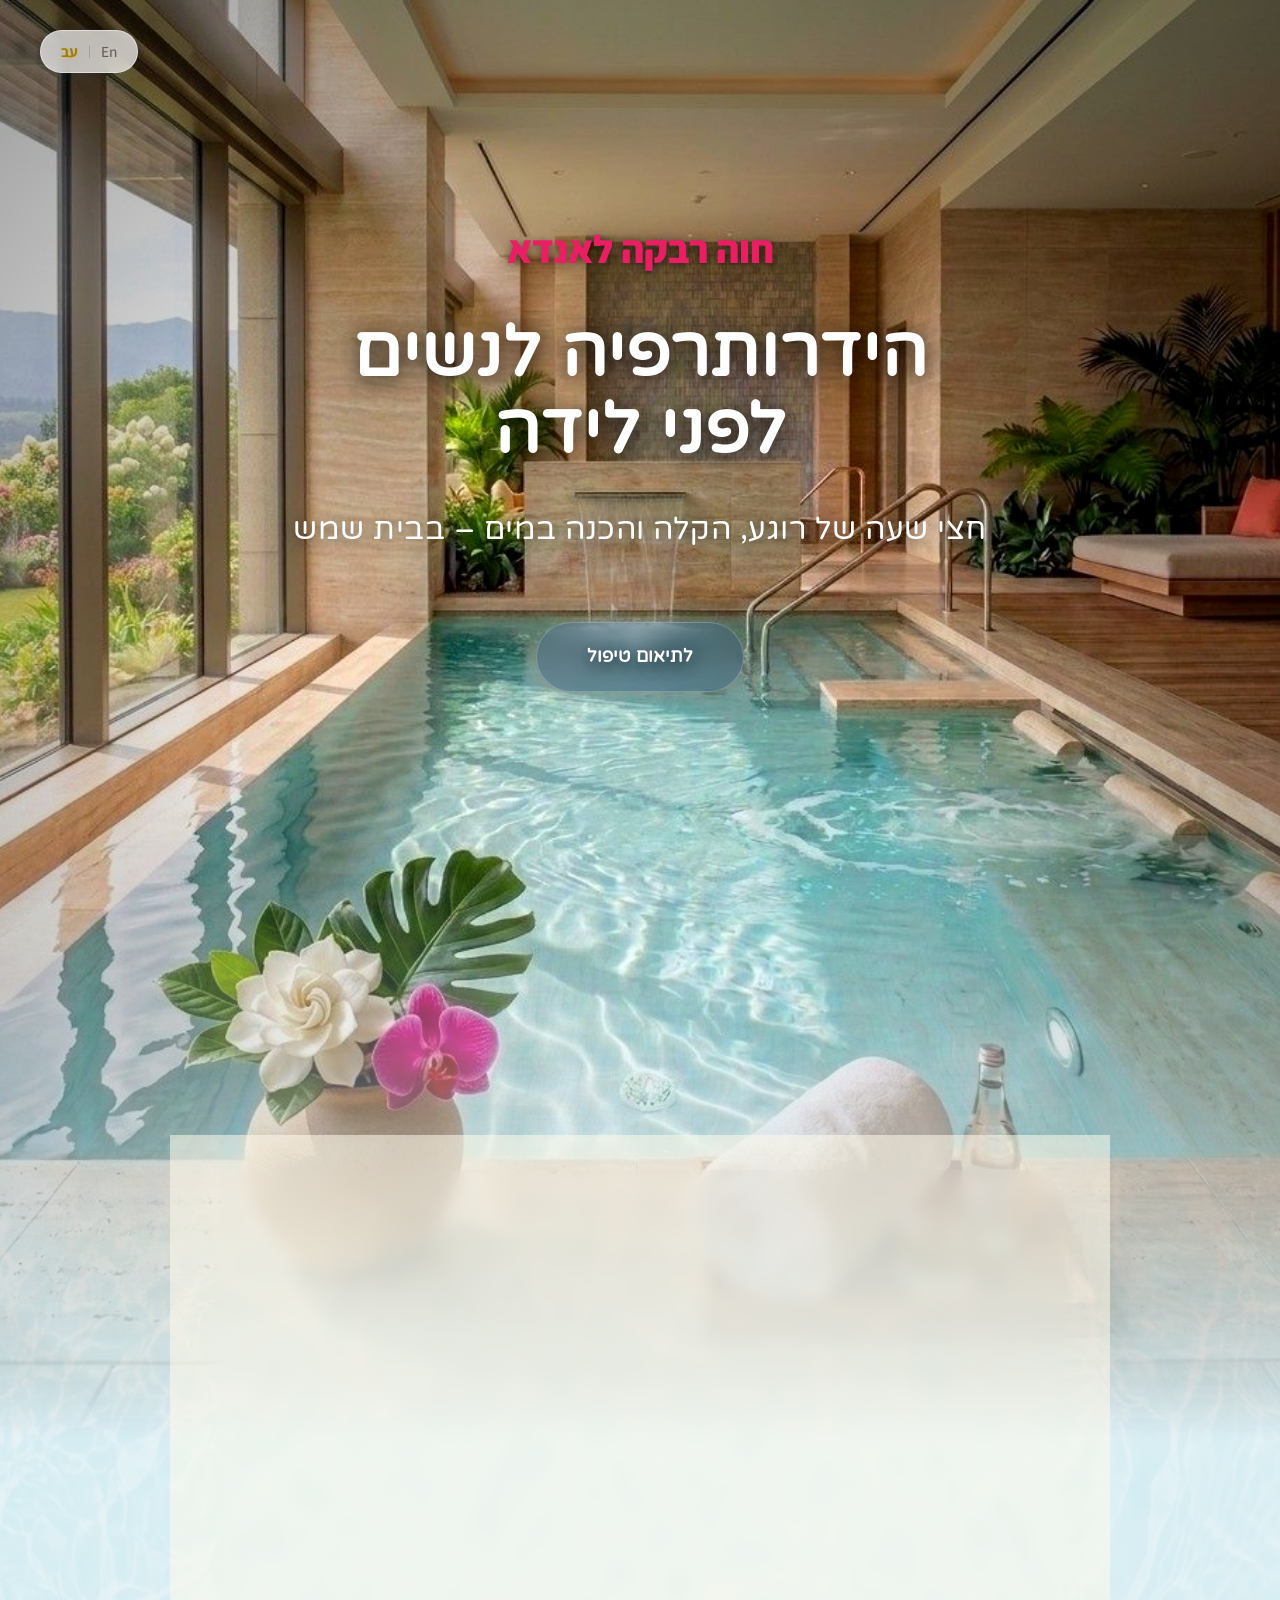
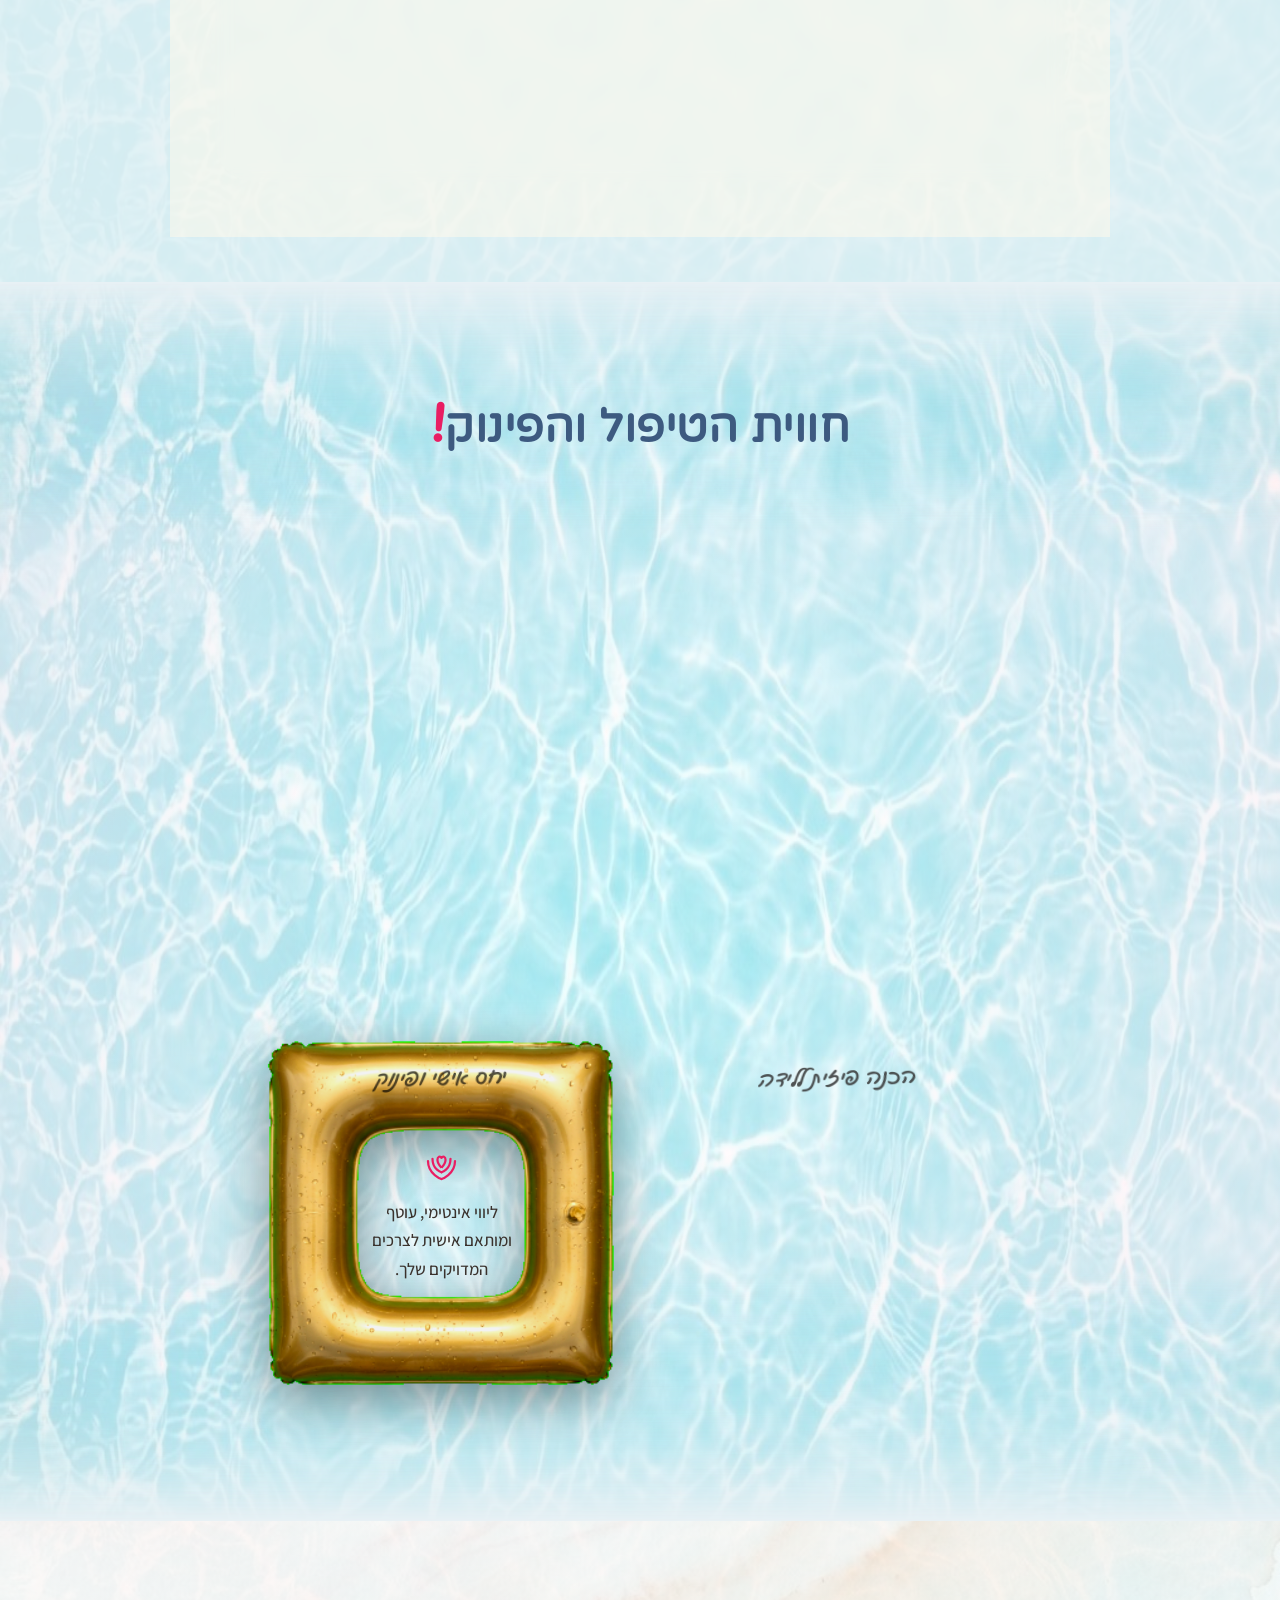
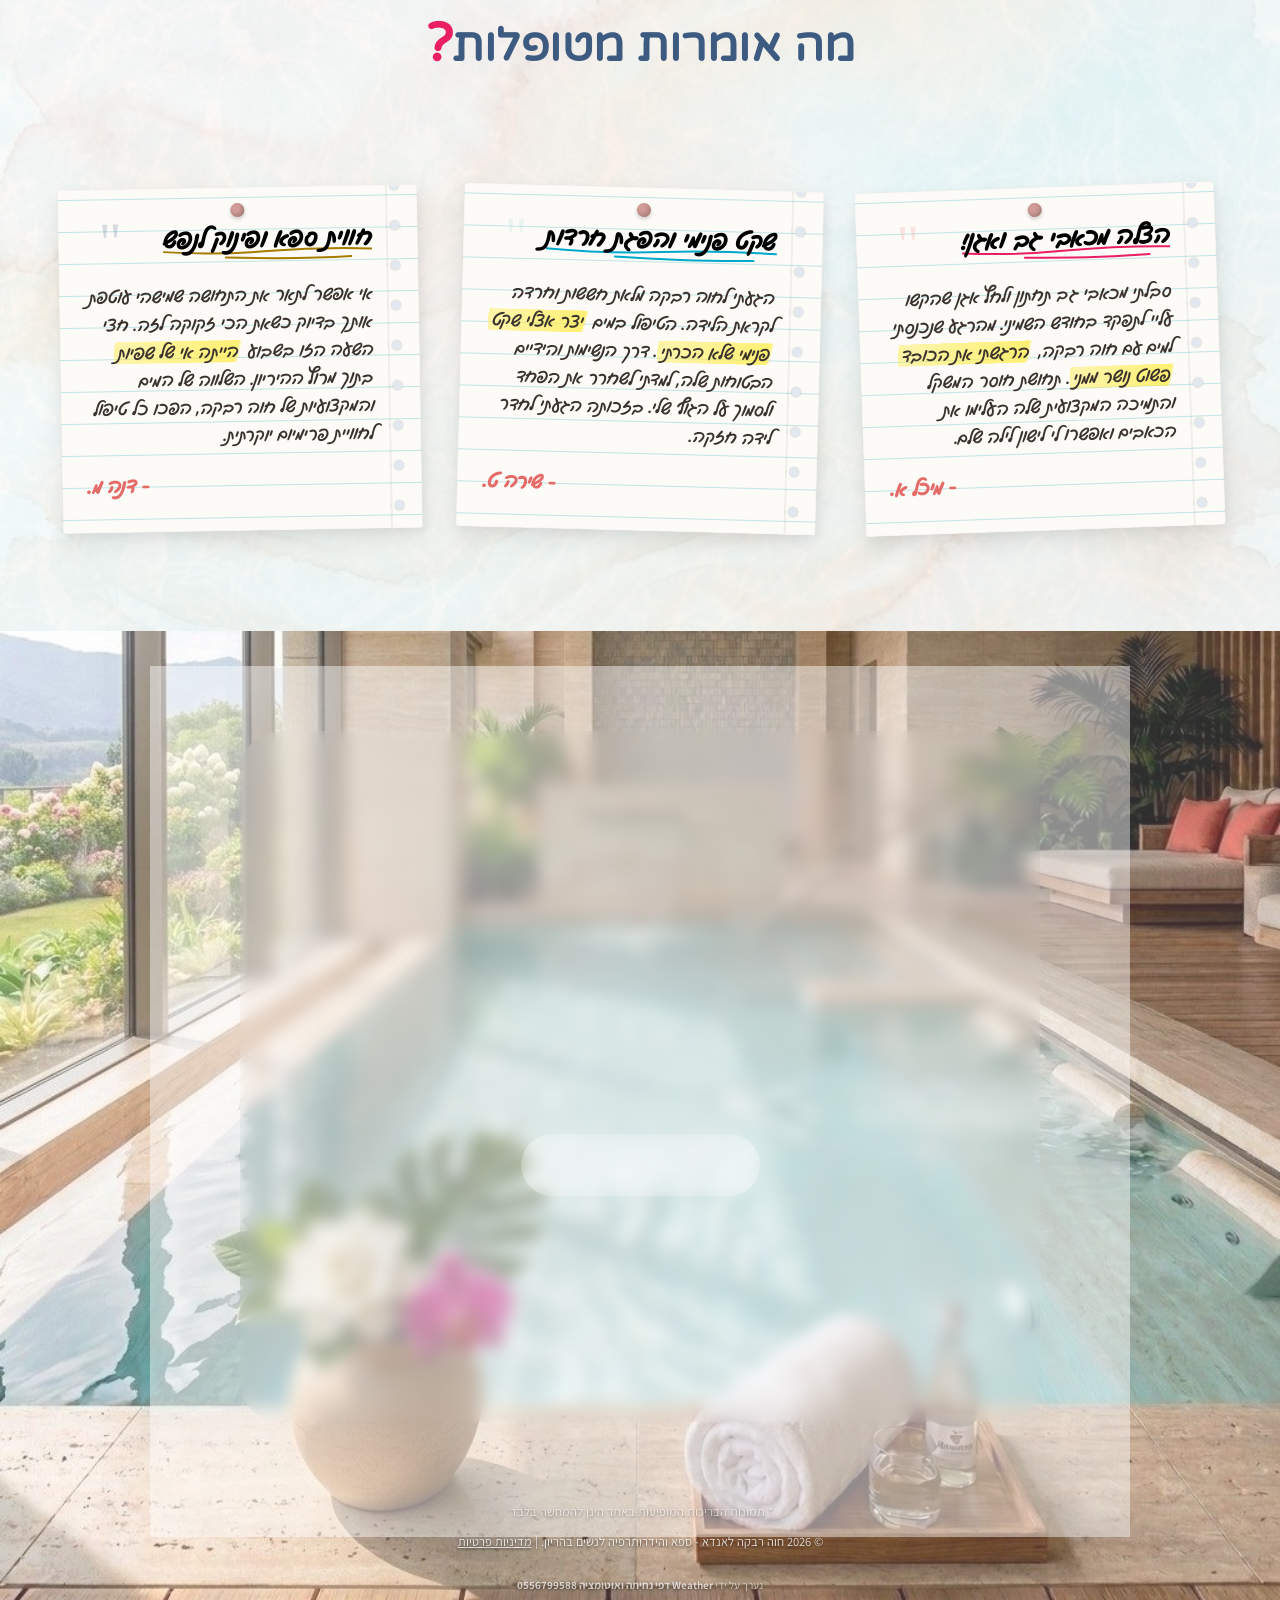
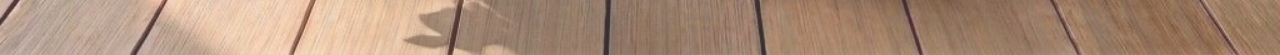
<file: index.html>
<!DOCTYPE html>
<html lang="he" dir="rtl">
<head>
    <meta charset="UTF-8">
    <meta name="viewport" content="width=device-width, initial-scale=1.0">
    <title>הידרותרפיה לנשים לפני לידה בבית שמש | חוה רבקה לאנדא</title>
    <meta name="description" content="לקראת לידה? הכיני את עצמך בצורה הטובה ביותר בעזרת הידרותרפיה לנשים לפני לידה בבית שמש עם חוה רבקה לאנדא, הידרותרפיסטית מוסמכת.">
    <link rel="canonical" href="https://chavarivkalandauhydrotherapy.co.il/">
    <link rel="alternate" hreflang="he" href="https://chavarivkalandauhydrotherapy.co.il/">
    <link rel="alternate" hreflang="en" href="https://chavarivkalandauhydrotherapy.co.il/index-en.html">

    <meta name="geo.region" content="IL">
    <meta name="geo.placename" content="בית שמש">
    <meta property="og:type" content="website">
    <meta property="og:locale" content="he_IL">
    <meta property="og:title" content="הידרותרפיה לנשים לפני לידה בבית שמש | חוה רבקה לאנדא">
    <meta property="og:description" content="הידרותרפיה לנשים לפני לידה בבריכה פרטית בבית שמש, עם חוה רבקה לאנדא, הידרותרפיסטית מוסמכת.">
    <meta property="og:url" content="https://chavarivkalandauhydrotherapy.co.il/">
    <meta property="og:image" content="https://chavarivkalandauhydrotherapy.co.il/embracing_hands_heart.jpg">

    <script type="application/ld+json">
    {
        "@context": "https://schema.org",
        "@type": "HealthAndBeautyBusiness",
        "name": "חוה רבקה לאנדא - הידרותרפיה לנשים לפני לידה",
        "image": "https://chavarivkalandauhydrotherapy.co.il/embracing_hands_heart.jpg",
        "telephone": "+972548498906",
        "url": "https://chavarivkalandauhydrotherapy.co.il/",
        "priceRange": "$$",
        "address": {
            "@type": "PostalAddress",
            "addressLocality": "בית שמש",
            "addressCountry": "IL"
        },
        "areaServed": "בית שמש"
    }
    </script>

    <link rel="preconnect" href="https://fonts.googleapis.com">
    <link rel="preconnect" href="https://fonts.gstatic.com" crossorigin>
    <link href="https://fonts.googleapis.com/css2?family=Assistant:wght@300;400;500;700&family=Varela+Round&family=Gveret+Levin&display=swap" rel="stylesheet">
    
    <link rel="stylesheet" href="styles.css">
</head>
<body>
    
    <div class="lang-switcher">
        <a href="index-en.html">En</a> <span class="divider">|</span> <a href="/" class="active">עב</a>
    </div>

    <!-- Global Animated Background -->
    <div class="water-background">
        <!-- Floating Bubbles -->
        <div class="bubbles-container">
            <div class="bubble bubble1"></div>
            <div class="bubble bubble2"></div>
            <div class="bubble bubble3"></div>
            <div class="bubble bubble4"></div>
            <div class="bubble bubble5"></div>
            <div class="bubble bubble6"></div>
            <div class="bubble bubble7"></div>
            <div class="bubble bubble8"></div>
            <div class="bubble bubble9"></div>
        </div>
    </div>

    <header class="hero-banner section" id="home">
        <div class="hero-overlay"></div>
        <div class="container hero-content">
            <div class="hero-text-minimal animate-on-scroll fade-up-slow">
                <span class="hero-provider-name interactive-hero-line" style="display:block; font-size: 2.8rem; font-weight: 800; color: #e91e63; margin: 0 auto 15px auto; width: fit-content; text-shadow: 0 2px 10px rgba(0,0,0,0.5);">חוה רבקה לאנדא</span>
                <h1 class="interactive-hero-line" style="margin: 0 auto; width: fit-content;">הידרותרפיה לנשים<br>לפני לידה</h1>
                <div class="accent-line" style="margin: 15px auto;"></div>
                <h2 class="interactive-hero-line" style="margin: 0 auto 30px auto; width: fit-content;">חצי שעה של רוגע, הקלה והכנה במים – בבית שמש</h2>
                <a href="#contact" class="cta-button primary-cta mt-4">לתיאום טיפול</a>
            </div>
        </div>
    </header>

    <section class="provider section" id="provider-section">
        <div class="container animate-on-scroll fade-up-slow">
            <div class="provider-content">
                <div class="water-stream-container" id="water-stream-container">
                    <div class="stream-wave stream-blue"></div>
                    <div class="stream-wave stream-pink"></div>
                </div>
                <h2 class="handwritten gentle-hover-text" style="font-size: 2.8rem; color: #e91e63; text-align: center; line-height: 1.2; padding-top: 0px; margin-bottom: 0px; width: 100%;">נעים להכיר,<br>חוה רבקה לאנדא</h2>
                <div class="provider-split">
                    <div class="provider-info">
                        <p class="title">אמא וסבתא, הידרותרפיסטית מוסמכת ומומחית לטיפולי מים להריון בבית שמש.</p>
                        <div class="accent-line align-right"></div>
                        <p class="bio-short animated-reading-box">
                            המטרה שלי היא אחת: להעניק לך חצי שעה של חוסר משקל, שקט מוחלט, והכנה פיזית ומנטלית ללידה. המים עבורי הם הכלי העוצמתי ביותר להוריד את העומס מהגב והאגן, לשחרר את החרדות שלפני הלידה, וללמד אותך לנשום ולהרפות באמת. יצרתי עבורך מרחב בטוח ועוטף – בואי להתנתק מהכל, לסמוך על הגוף שלך ולהגיע לחדר הלידה מתוך רוגע ועוצמה.
                        </p>
                    </div>
                    <div class="provider-image interactive-provider">
                        <img src="embracing_hands_heart.png" alt="חיבוק מים ולב" class="provider-main-img" />
                        
                        <!-- Floating Heart Bubbles -->
                        <div class="heart-bubbles-container">
                            <div class="hb hb1">♥</div>
                            <div class="hb hb2">♥</div>
                            <div class="hb hb3">♥</div>
                            <div class="hb hb4">♥</div>
                            <div class="hb hb5">♥</div>
                            <div class="hb hb6">♥</div>
                        </div>
                    </div>
                </div>
            </div>
        </div>
    </section>

    <section class="benefits section clip-transition" id="benefits">
        <div class="container">
            <h3 class="section-title animate-on-scroll fade-up-slow hover-wave-text no-color">חווית הטיפול והפינוק<span style="color: #e91e63; font-weight: 900; font-size: 1.2em; display: inline-block; transform: rotate(5deg);">!</span></h3>
            <div class="drops-grid">
                
                <div class="drop-card animate-on-scroll stagger-card" style="--delay: 0.1s">
                    <div class="title-animation-wrapper">
                        <div class="line-art-wrapper">
                            <!-- Abstract Spine / Relief line art -->
                            <svg viewBox="0 0 100 100" class="draw-line-svg">
                                <defs>
                                    <linearGradient id="grad1" x1="0%" y1="0%" x2="100%" y2="100%">
                                        <stop offset="0%" stop-color="#00bcd4" />
                                        <stop offset="100%" stop-color="#005f73" />
                                    </linearGradient>
                                    <linearGradient id="grad1-pink" x1="0%" y1="0%" x2="100%" y2="100%">
                                        <stop offset="0%" stop-color="#e91e63" />
                                        <stop offset="100%" stop-color="#ff8a65" />
                                    </linearGradient>
                                </defs>
                                <path class="animated-path" d="M 30,80 Q 50,70 50,50 T 70,20" fill="none" stroke="url(#grad1)" stroke-width="3" stroke-linecap="round"/>
                                <circle class="animated-path" cx="70" cy="20" r="4" fill="none" stroke="url(#grad1)" stroke-width="3"/>
                                <path class="animated-path" d="M 40,90 Q 60,80 60,60 T 80,30" fill="none" stroke="url(#grad1-pink)" stroke-width="2.5" stroke-linecap="round" opacity="0.8"/>
                            </svg>
                        </div>
                        <h4>שחרור עומס ולחץ</h4>
                    </div>
                    <p>משחרר מתח, עומס וכאבי גב בתחושת ריחוף נעימה.</p>
                </div>

                <div class="drop-card animate-on-scroll stagger-card" style="--delay: 0.2s">
                    <div class="title-animation-wrapper">
                        <div class="line-art-wrapper">
                            <!-- Abstract Mobility / Loop line art -->
                            <svg viewBox="0 0 100 100" class="draw-line-svg">
                                <defs>
                                    <linearGradient id="grad2" x1="0%" y1="0%" x2="100%" y2="100%">
                                        <stop offset="0%" stop-color="#00a8cc" />
                                        <stop offset="100%" stop-color="#007c91" />
                                    </linearGradient>
                                    <linearGradient id="grad2-pink" x1="0%" y1="0%" x2="100%" y2="100%">
                                        <stop offset="0%" stop-color="#c2185b" />
                                        <stop offset="100%" stop-color="#e91e63" />
                                    </linearGradient>
                                </defs>
                                <path class="animated-path" d="M 20,50 C 20,20 80,20 80,50 C 80,80 20,80 50,50" fill="none" stroke="url(#grad2)" stroke-width="3" stroke-linecap="round"/>
                                <path class="animated-path" d="M 10,60 C 10,10 90,10 90,60 C 90,110 10,110 60,60" fill="none" stroke="url(#grad2-pink)" stroke-width="2.5" stroke-linecap="round" opacity="0.8"/>
                            </svg>
                        </div>
                        <h4>הפגת חרדות ומתח</h4>
                    </div>
                    <p>המים החמימים מרגיעים את מערכת העצבים ומייצרים שקט עמוק.</p>
                </div>

                <div class="drop-card animate-on-scroll stagger-card" style="--delay: 0.3s">
                    <div class="title-animation-wrapper">
                        <div class="line-art-wrapper">
                            <!-- Abstract Breathe / Leaf line art -->
                            <svg viewBox="0 0 100 100" class="draw-line-svg">
                                <path class="animated-path" d="M 50,90 C 50,90 20,60 20,30 C 20,10 50,10 50,30 C 50,10 80,10 80,30 C 80,60 50,90 50,90 Z" fill="none" stroke="url(#grad1)" stroke-width="3" stroke-linejoin="round"/>
                                <path class="animated-path" d="M 50,90 L 50,30" fill="none" stroke="url(#grad1-pink)" stroke-width="2.5" stroke-linecap="round"/>
                            </svg>
                        </div>
                        <h4>שיפור זרימת הדם</h4>
                    </div>
                    <p>מסייע בהפחתת בצקות ונפיחויות, ומשפר את זרימת הדם.</p>
                </div>

                <div class="drop-card animate-on-scroll stagger-card" style="--delay: 0.4s">
                    <div class="title-animation-wrapper">
                        <div class="line-art-wrapper" style="margin-bottom: 6px;">
                            <!-- Abstract Lightness / Wave line art -->
                            <svg viewBox="0 0 100 100" class="draw-line-svg">
                                <path class="animated-path" d="M 10,50 Q 30,30 50,50 T 90,50" fill="none" stroke="url(#grad2)" stroke-width="3" stroke-linecap="round"/>
                                <path class="animated-path" d="M 10,65 Q 30,45 50,65 T 90,65" fill="none" stroke="url(#grad2-pink)" stroke-width="2.5" stroke-linecap="round" opacity="0.8"/>
                                <circle class="animated-path" cx="30" cy="30" r="4" fill="none" stroke="url(#grad1-pink)" stroke-width="2.5"/>
                                <circle class="animated-path" cx="70" cy="20" r="3" fill="none" stroke="url(#grad1)" stroke-width="2.5"/>
                            </svg>
                        </div>
                        <h4>הכנה פיזית ללידה</h4>
                    </div>
                    <p style="font-size: 0.95rem;">תנועות ייעודיות במים המסייעות לשיפור תנועתיות האגן והרחבתו, כדי להגיע לתוצאה מקסימלית של מצג התינוק.</p>
                </div>

                <div class="drop-card animate-on-scroll stagger-card" style="--delay: 0.5s">
                    <div class="title-animation-wrapper">
                        <div class="line-art-wrapper">
                            <!-- Abstract Care / Cradling Hands line art -->
                            <svg viewBox="0 0 100 100" class="draw-line-svg hands-and-heart-svg">
                                <path class="animated-path hand-outer-left" d="M 20,40 C 20,70 50,80 50,80" fill="none" stroke="url(#grad1)" stroke-width="3" stroke-linecap="round"/>
                                <path class="animated-path hand-outer-right" d="M 50,80 C 50,80 80,70 80,40" fill="none" stroke="url(#grad1)" stroke-width="3" stroke-linecap="round"/>
                                <path class="animated-path hand-inner-left" d="M 30,35 C 30,60 50,65 50,65" fill="none" stroke="url(#grad1-pink)" stroke-width="2.5" stroke-linecap="round"/>
                                <path class="animated-path hand-inner-right" d="M 50,65 C 50,65 70,60 70,35" fill="none" stroke="url(#grad1-pink)" stroke-width="2.5" stroke-linecap="round"/>
                                <path class="animated-path flying-heart" d="M 50,55 C 50,55 41,45 41,37 C 41,30 47,28 50,33 C 53,28 59,30 59,37 C 59,45 50,55 50,55 Z" fill="none" stroke="url(#grad2)" stroke-width="2.5" stroke-linejoin="round"/>
                            </svg>
                        </div>
                        <h4>יחס אישי ופינוק</h4>
                    </div>
                    <p>ליווי אינטימי, עוטף ומותאם אישית לצרכים המדויקים שלך.</p>
                </div>

            </div>
        </div>
    </section>

    <section class="testimonials section clip-transition" id="testimonials">
        <div class="container">
            <h3 class="section-title animate-on-scroll fade-up-slow hover-wave-text">מה אומרות מטופלות<span style="color: #e91e63; font-weight: 900; font-size: 1.2em; display: inline-block; --base-rotate: 5deg; transform: rotate(5deg);">?</span></h3>
            <div class="testimonials-grid memo-board">
                
                <div class="testimonial-card memo-note animate-on-scroll stagger-card" style="--delay: 0.1s; transform: rotate(-2deg);">
                    <div class="memo-pin"></div>
                    <div class="testimonial-header peach-header">
                        <div class="quote-icon">"</div>
                        <h4 class="testimonial-title handwritten">הצלה מכאבי גב ואגן!</h4>
                    </div>
                    <div class="testimonial-body">
                        <p class="testimonial-text handwritten">סבלתי מכאבי גב תחתון ולחץ אגן שהקשו עליי לתפקד בחודש השמיני. מהרגע שנכנסתי למים עם חוה רבקה, <span class="highlight-yellow">הרגשתי את הכובד פשוט נושר ממני</span>. תחושת חוסר המשקל והתמיכה המקצועית שלה העלימו את הכאבים ואפשרו לי לישון לילה שלם.</p>
                        <p class="testimonial-author handwritten">- מיכל א.</p>
                    </div>
                </div>

                <div class="testimonial-card memo-note animate-on-scroll stagger-card" style="--delay: 0.2s; transform: rotate(1.5deg);">
                    <div class="memo-pin"></div>
                    <div class="testimonial-header blue-header">
                        <div class="quote-icon">"</div>
                        <h4 class="testimonial-title handwritten">שקט פנימי והפגת חרדות</h4>
                    </div>
                    <div class="testimonial-body">
                        <p class="testimonial-text handwritten">הגעתי לחוה רבקה מלאת חששות וחרדה לקראת הלידה. הטיפול במים <span class="highlight-yellow">יצר אצלי שקט פנימי שלא הכרתי</span>. דרך הנשימות והידיים הבטוחות שלה, למדתי לשחרר את הפחד ולסמוך על הגוף שלי. בזכותה הגעתי לחדר לידה חזקה.</p>
                        <p class="testimonial-author handwritten">- שירה ט.</p>
                    </div>
                </div>

                <div class="testimonial-card memo-note animate-on-scroll stagger-card" style="--delay: 0.3s; transform: rotate(-1deg);">
                    <div class="memo-pin"></div>
                    <div class="testimonial-header deep-header">
                        <div class="quote-icon">"</div>
                        <h4 class="testimonial-title handwritten">חווית ספא ופינוק לנפש</h4>
                    </div>
                    <div class="testimonial-body">
                        <p class="testimonial-text handwritten">אי אפשר לתאר את התחושה שמישהי עוטפת אותך בדיוק כשאת הכי זקוקה לזה. חצי השעה הזו בשבוע <span class="highlight-yellow">הייתה אי של שפיות</span> בתוך מרוץ ההיריון. השלווה של המים והמקצועיות של חוה רבקה, הפכו כל טיפול לחוויית פרימיום יוקרתית.</p>
                        <p class="testimonial-author handwritten">- דנה מ.</p>
                    </div>
                </div>

            </div>
        </div>
    </section>

    <footer class="contact section clip-transition" id="contact">
        <div class="container contact-container animate-on-scroll fade-up-slow">
            <h3 class="contact-headline interactive-footer-line">בואי להעניק לעצמך חצי שעה של רוגע וקלילות</h3>
            <div class="phone-wrapper">
                <a href="tel:0548498906" class="phone-number pulse-animation">
                    <span class="phone-text">054-849-8906</span>
                </a>
            </div>
            <div style="margin-top: 25px;">
                <button id="open-registration-modal" class="cta-button primary-cta" style="background-color: var(--warm-peach); color: white; border: none; cursor: pointer; font-family: var(--font-heading); font-size: 1.3rem;">אני רוצה להירשם!</button>
            </div>
            <p class="footer-note" style="line-height: 2;">
                <span class="interactive-gold-line">הטיפולים מתקיימים בבריכה פרטית מפנקת ומעוצבת בבית שמש.</span><br>
                <span class="interactive-gold-line">אני כאן כדי לעטוף אותך, באהבה ובמקצועיות,<br>ובמחיר שיתן לך חשק לקפוץ למים:)</span>
            </p>
        </div>
        <div class="copyright">
            <p class="disclaimer" style="font-size: 0.9rem; opacity: 0.7; margin-bottom: 10px;">* תמונות הבריכות המופיעות באתר הינן להמחשה בלבד.</p>
            <p>&copy; 2026 חוה רבקה לאנדא - ספא והידרותרפיה לנשים בהריון. | <a href="privacy.html" style="color: inherit; text-decoration: underline;">מדיניות פרטיות</a></p>
            <p style="font-size: 0.8rem; opacity: 0.8; margin-top: 25px;">נערך על ידי <strong>Weather דפי נחיתה ואוטומציה 0556799588</strong></p>
        </div>
    </footer>

    <!-- Registration Modal -->
    <div id="registration-modal" class="modal-overlay">
        <div class="modal-content">
            <button id="close-registration-modal" class="close-btn">&times;</button>
            <h3 style="margin-bottom: 25px; text-align: center; color: var(--deep-water); font-size: 2rem;">אני רוצה להירשם!</h3>
            <form id="registration-form">
                <div class="form-group">
                    <label for="reg-name">שם</label>
                    <input type="text" id="reg-name" name="name" autocomplete="name" required>
                </div>
                <div class="form-group">
                    <label for="reg-phone">טלפון</label>
                    <input type="tel" id="reg-phone" name="phone" autocomplete="tel" required>
                </div>
                <div class="form-group">
                    <label for="reg-details">פירוט הבקשה</label>
                    <textarea id="reg-details" name="details" rows="4"></textarea>
                </div>
                <button type="submit" class="cta-button primary-cta" style="width: 100%; justify-content: center; background-color: var(--warm-peach); color: white; border: none; margin-top: 10px;" id="submit-reg-btn">שליחה</button>
            </form>
            <div id="reg-form-message" style="display:none; text-align:center; margin-top:15px; font-weight:bold; color:var(--deep-water);"></div>
        </div>
    </div>

    <script src="script.js"></script>
</body>
</html>
</file>
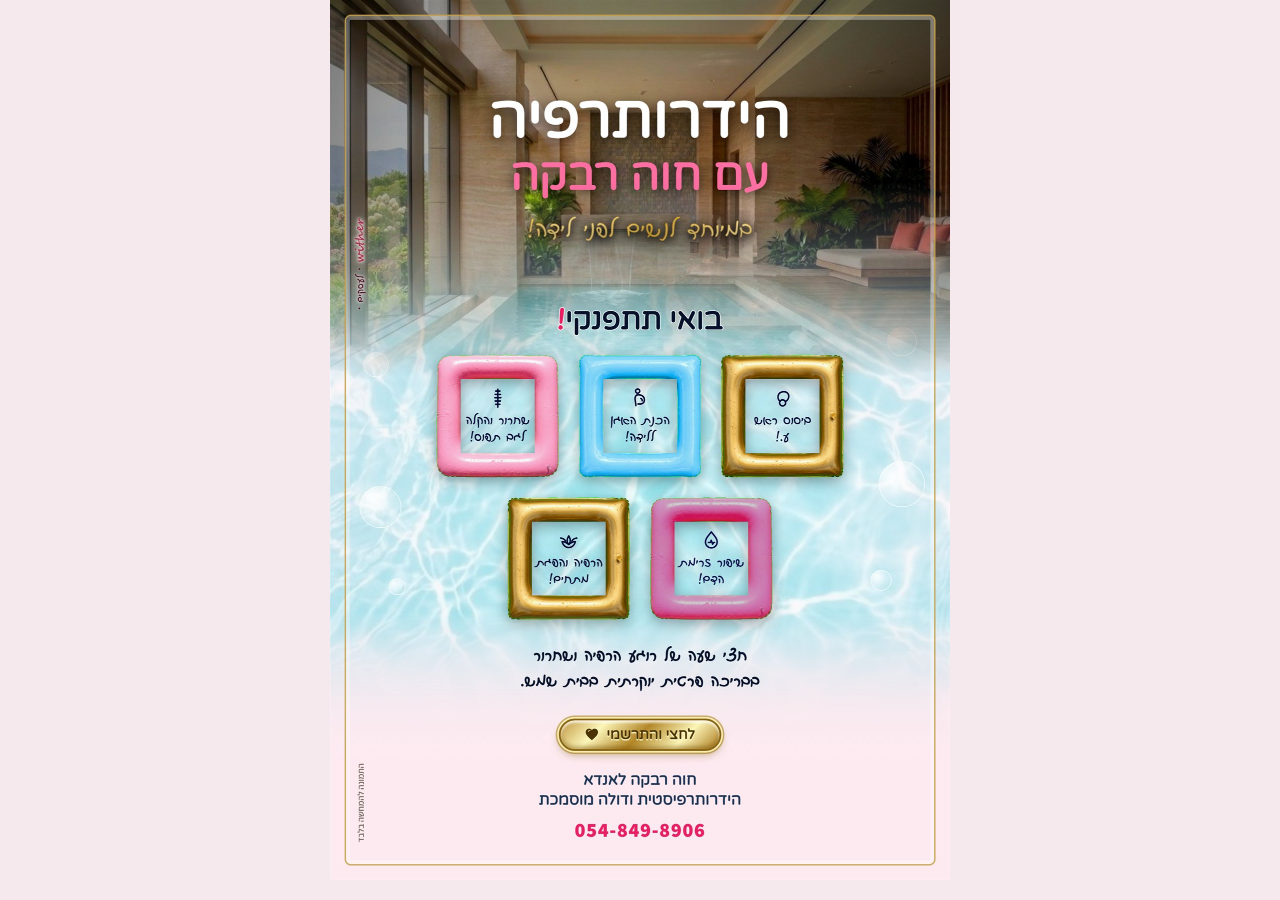
<file: flyer/index.html>
<!DOCTYPE html>
<html lang="he" dir="rtl">
<head>
    <meta charset="UTF-8">
    <meta name="viewport" content="width=device-width, initial-scale=1.0">
    <title>הידרותרפיה עם חוה רבקה | במיוחד לנשים לפני לידה</title>
    <meta name="description" content="חצי שעה של רוגע הרפיה ושחרור בבריכה פרטית יוקרתית בבית שמש. הידרותרפיה לכל אישה, ובמיוחד לנשים לפני לידה.">
    <link rel="canonical" href="https://chavarivkalandauhydrotherapy.co.il/flyer/">

    <meta property="og:type" content="website">
    <meta property="og:locale" content="he_IL">
    <meta property="og:title" content="הידרותרפיה עם חוה רבקה | במיוחד לנשים לפני לידה">
    <meta property="og:description" content="חצי שעה של רוגע הרפיה ושחרור בבריכה פרטית יוקרתית בבית שמש.">
    <meta property="og:url" content="https://chavarivkalandauhydrotherapy.co.il/flyer/">
    <meta property="og:image" content="https://chavarivkalandauhydrotherapy.co.il/flyer/preview.jpg">

    <style>
        * { margin: 0; padding: 0; box-sizing: border-box; }

        html, body { background: #f6e9ee; }

        body {
            min-height: 100vh;
            display: flex;
            justify-content: center;
            align-items: flex-start;
        }

        /* the flyer is one picture; two invisible links sit exactly on the gold button and on the phone number */
        .sheet {
            position: relative;
            width: 100%;
            max-width: 620px;
            line-height: 0;
        }

        .sheet img { display: block; width: 100%; height: auto; }

        .hot {
            position: absolute;
            display: block;
            -webkit-tap-highlight-color: transparent;
        }

        /* gold button: left/top/width/height as a share of the flyer */
        .go {
            left: 37%;
            top: 81.65%;
            width: 26%;
            height: 3.6%;
            border-radius: 999px;
            overflow: hidden;
        }

        /* gentle shine passing over the button, so it feels pressable */
        .go::after {
            content: '';
            position: absolute;
            top: 0; bottom: 0;
            width: 30%;
            left: -40%;
            background: linear-gradient(100deg, transparent, rgba(255,255,255,0.7), transparent);
            transform: skewX(-18deg);
            animation: shine 3.2s ease-in-out infinite;
        }

        @keyframes shine {
            0%, 55% { left: -40%; }
            100% { left: 120%; }
        }

        .go:hover, .go:focus-visible { outline: 2px solid rgba(255,255,255,0.9); outline-offset: 2px; }

        /* phone number: tap to call */
        .tel {
            left: 39.4%;
            top: 92.6%;
            width: 21.2%;
            height: 3.1%;
        }
    </style>
</head>
<body>

<main class="sheet">
    <img src="flyer.jpg" alt="הידרותרפיה עם חוה רבקה, במיוחד לנשים לפני לידה. חצי שעה של רוגע הרפיה ושחרור בבריכה פרטית יוקרתית בבית שמש. 054-849-8906" width="1240" height="1759">
    <a class="hot go" href="https://chavarivkalandauhydrotherapy.co.il/" aria-label="לחצי והתרשמי - מעבר לדף הנחיתה"></a>
    <a class="hot tel" href="tel:0548498906" aria-label="חיוג ל-054-849-8906"></a>
</main>

</body>
</html>
</file>
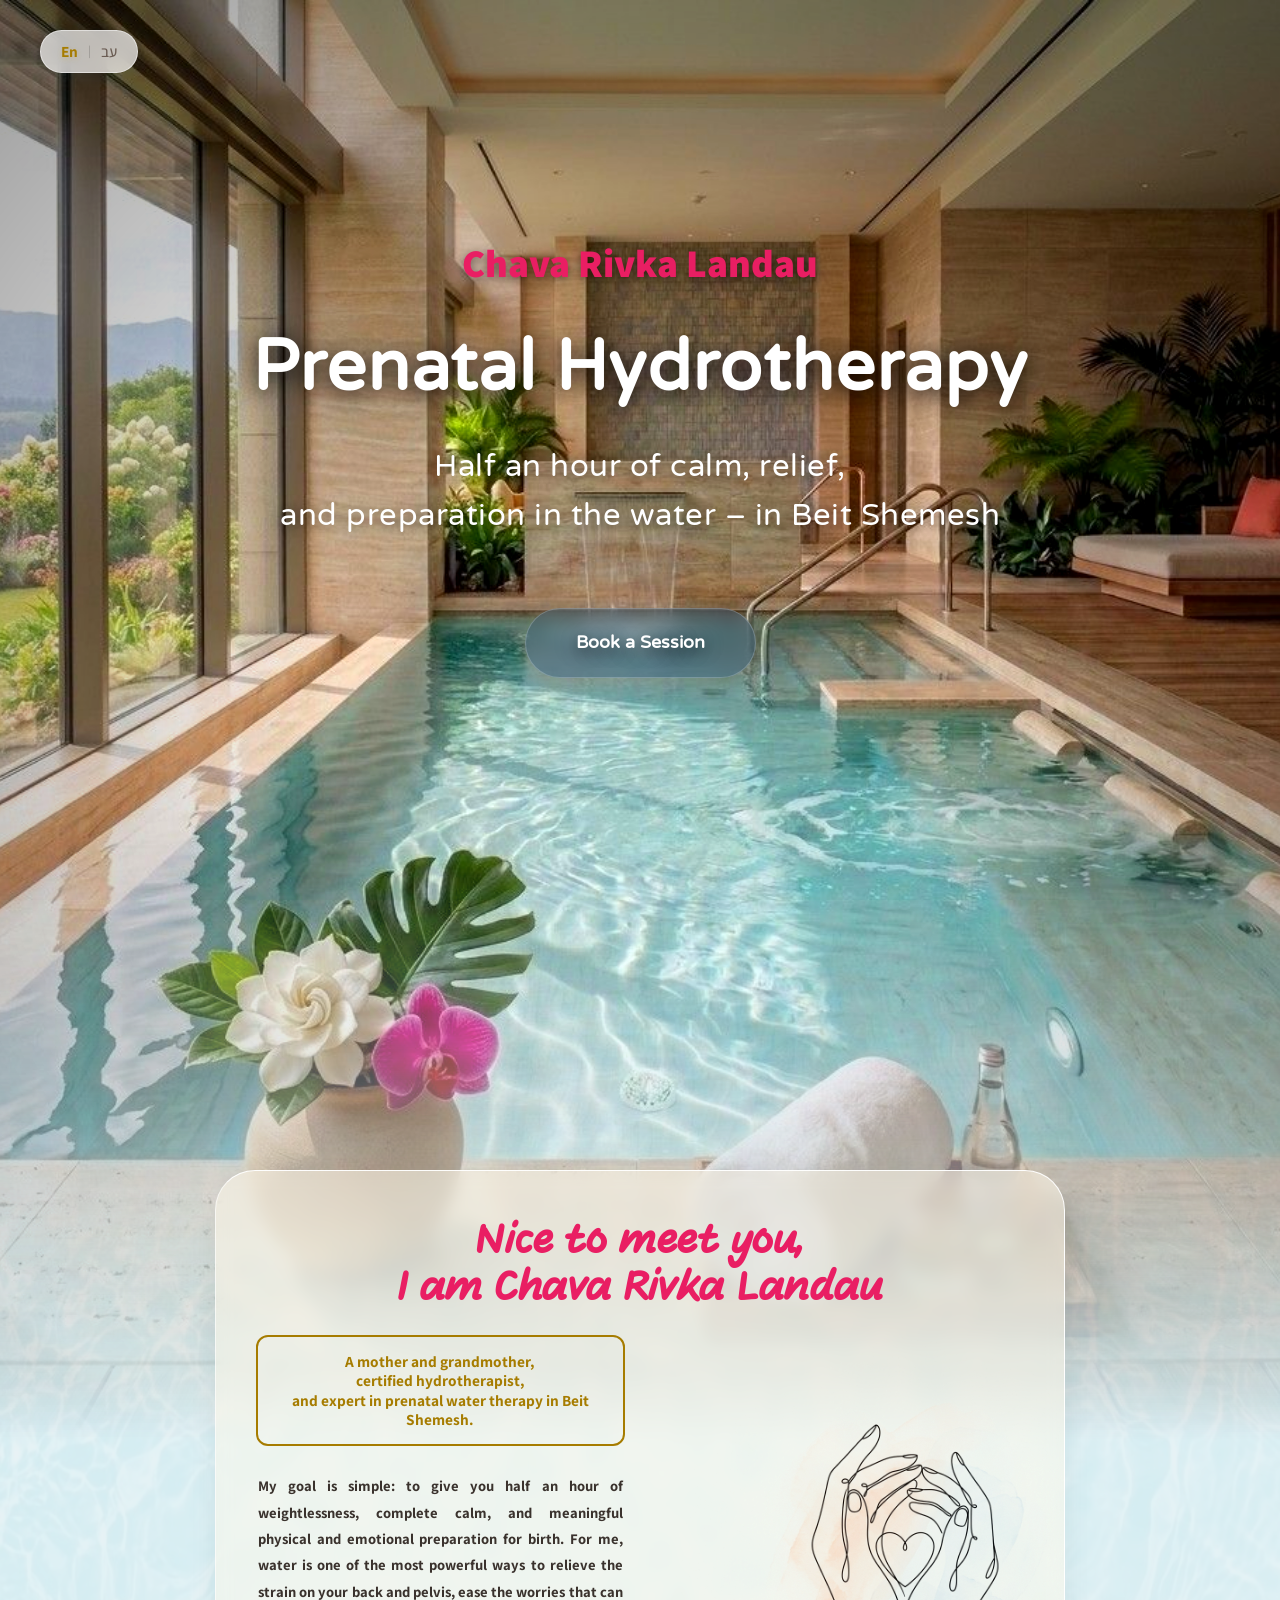
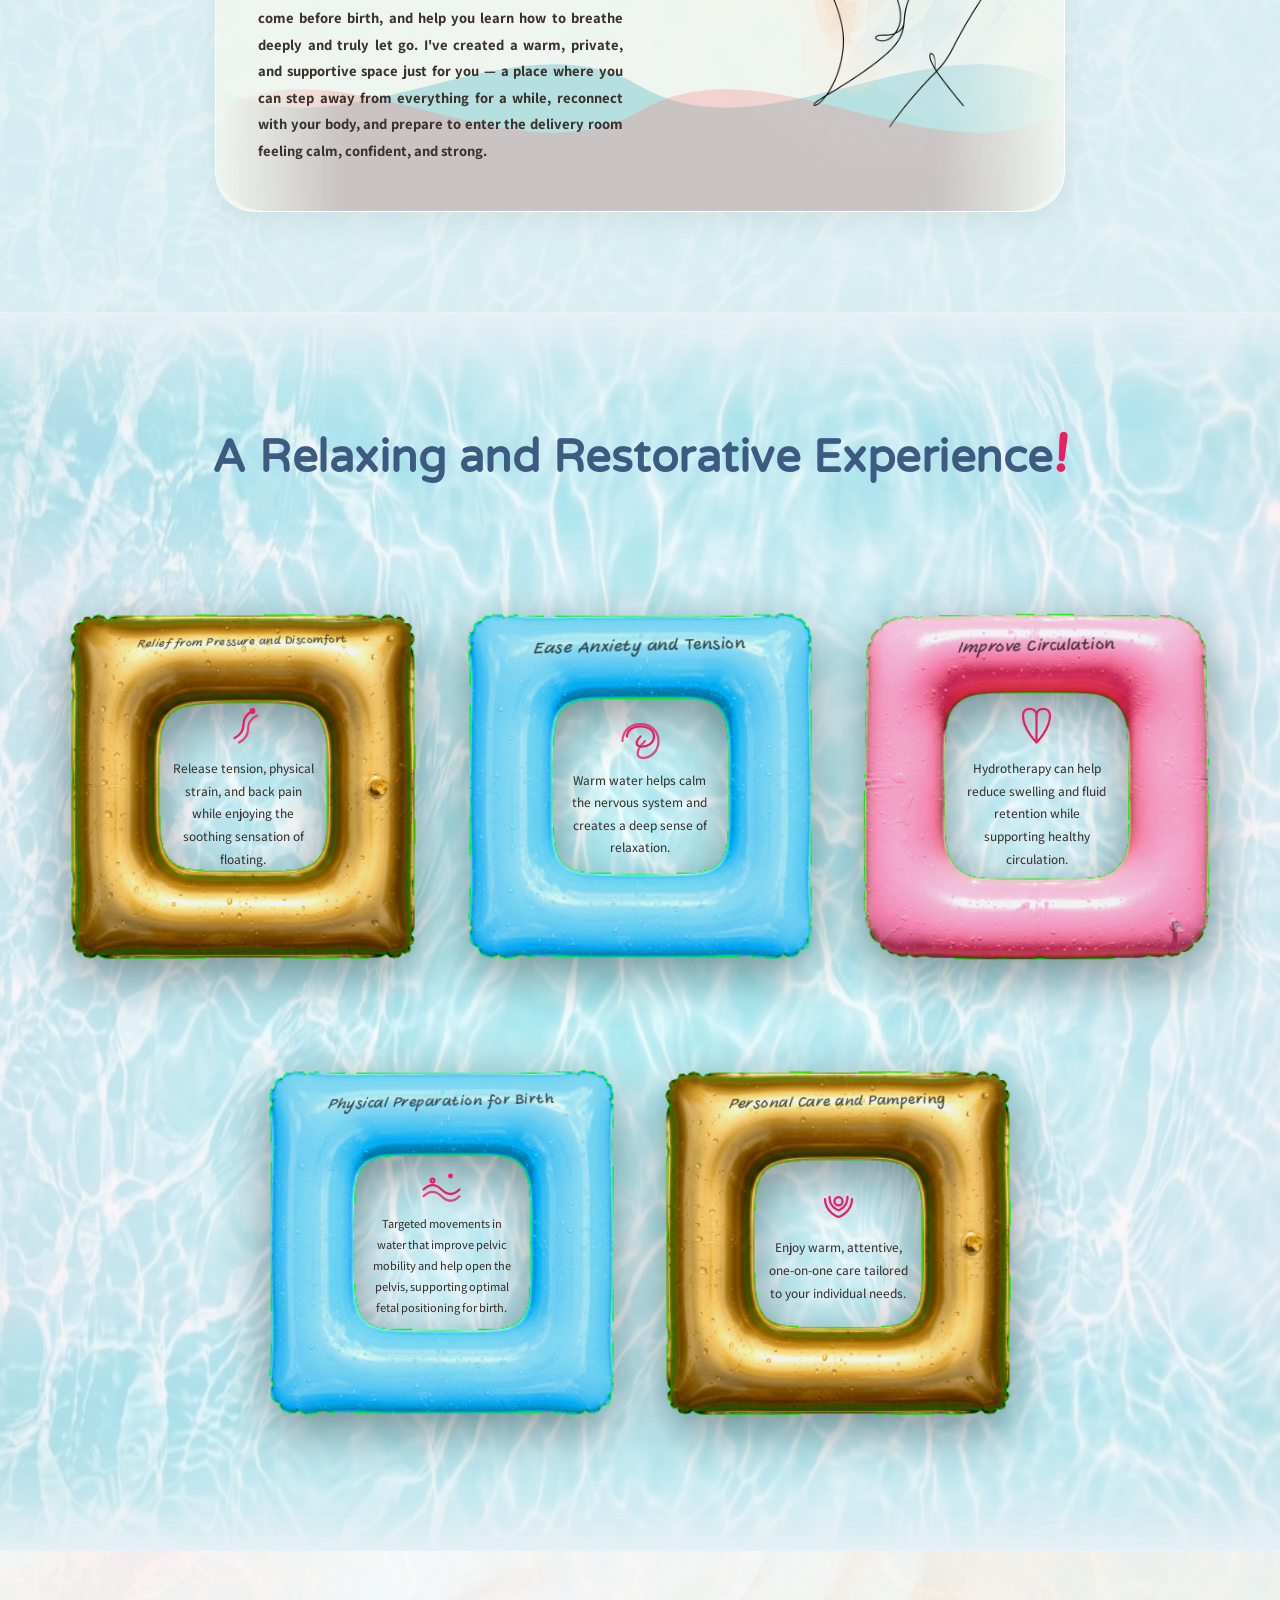
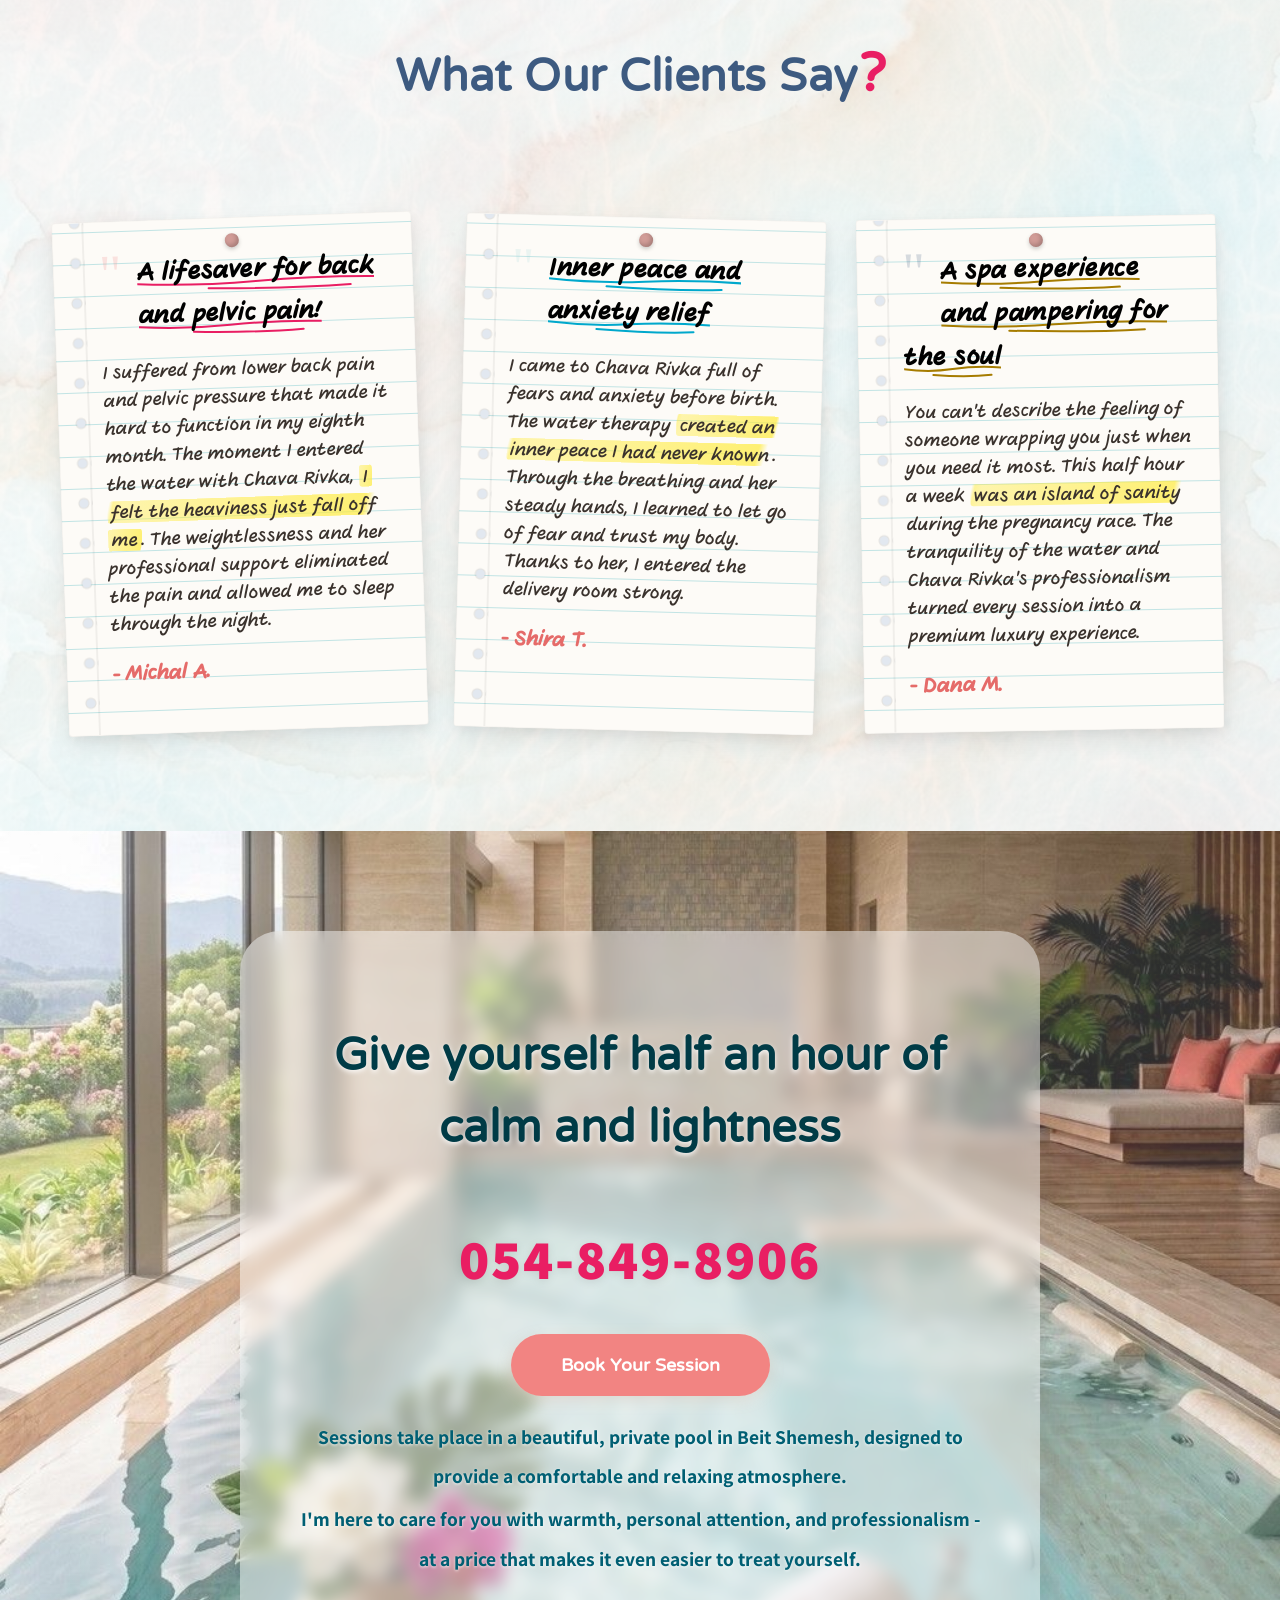
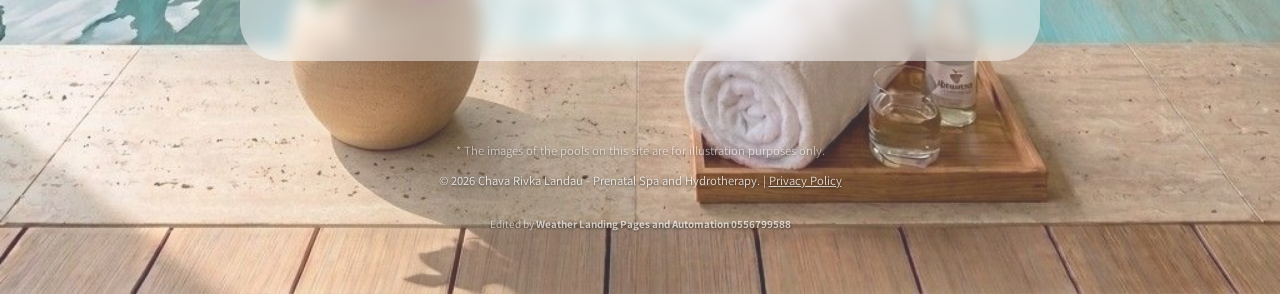
<file: index-en.html>
<!DOCTYPE html>
<html lang="en" dir="ltr">
<head>
    <meta charset="UTF-8">
    <meta name="viewport" content="width=device-width, initial-scale=1.0">
    <title>Prenatal Hydrotherapy in Beit Shemesh | Chava Rivka Landau</title>
    <meta name="description" content="Preparing for birth? Prepare yourself in the best way possible with prenatal hydrotherapy in Beit Shemesh by Chava Rivka Landau, certified hydrotherapist.">
    <link rel="canonical" href="https://chavarivkalandauhydrotherapy.co.il/index-en.html">
    <link rel="alternate" hreflang="he" href="https://chavarivkalandauhydrotherapy.co.il/">
    <link rel="alternate" hreflang="en" href="https://chavarivkalandauhydrotherapy.co.il/index-en.html">

    <meta name="geo.region" content="IL">
    <meta name="geo.placename" content="Beit Shemesh">
    <meta property="og:type" content="website">
    <meta property="og:locale" content="en_US">
    <meta property="og:title" content="Prenatal Hydrotherapy in Beit Shemesh | Chava Rivka Landau">
    <meta property="og:description" content="Prenatal hydrotherapy in a private pool in Beit Shemesh, with Chava Rivka Landau, certified hydrotherapist.">
    <meta property="og:url" content="https://chavarivkalandauhydrotherapy.co.il/index-en.html">
    <meta property="og:image" content="https://chavarivkalandauhydrotherapy.co.il/embracing_hands_heart.jpg">

    <script type="application/ld+json">
    {
        "@context": "https://schema.org",
        "@type": "HealthAndBeautyBusiness",
        "name": "Chava Rivka Landau - Prenatal Hydrotherapy",
        "image": "https://chavarivkalandauhydrotherapy.co.il/embracing_hands_heart.jpg",
        "telephone": "+972548498906",
        "url": "https://chavarivkalandauhydrotherapy.co.il/",
        "priceRange": "$$",
        "address": {
            "@type": "PostalAddress",
            "addressLocality": "Beit Shemesh",
            "addressCountry": "IL"
        },
        "areaServed": "Beit Shemesh"
    }
    </script>

    <link rel="preconnect" href="https://fonts.googleapis.com">
    <link rel="preconnect" href="https://fonts.gstatic.com" crossorigin>
    <link href="https://fonts.googleapis.com/css2?family=Assistant:wght@300;400;500;700&family=Varela+Round&family=Gveret+Levin&display=swap" rel="stylesheet">
    
    <link rel="stylesheet" href="styles.css">
</head>
<body>
    
    <div class="lang-switcher">
        <a href="index-en.html" class="active">En</a> <span class="divider">|</span> <a href="/">עב</a>
    </div>

    <!-- Global Animated Background -->
    <div class="water-background">
        <!-- Floating Bubbles -->
        <div class="bubbles-container">
            <div class="bubble bubble1"></div>
            <div class="bubble bubble2"></div>
            <div class="bubble bubble3"></div>
            <div class="bubble bubble4"></div>
            <div class="bubble bubble5"></div>
            <div class="bubble bubble6"></div>
            <div class="bubble bubble7"></div>
            <div class="bubble bubble8"></div>
            <div class="bubble bubble9"></div>
        </div>
    </div>

    <header class="hero-banner section" id="home">
        <div class="hero-overlay"></div>
        <div class="container hero-content">
            <div class="hero-text-minimal animate-on-scroll fade-up-slow">
                <span class="hero-provider-name interactive-hero-line" style="display:block; font-size: 2.8rem; font-weight: 800; color: #e91e63; margin: 0 auto 15px auto; width: fit-content; text-shadow: 0 2px 10px rgba(0,0,0,0.5);">Chava Rivka Landau</span>
                <h1 class="interactive-hero-line" style="margin: 0 auto; width: fit-content;">Prenatal Hydrotherapy</h1>
                <div class="accent-line" style="margin: 15px auto;"></div>
                <h2 class="interactive-hero-line" style="margin: 0 auto 30px auto; width: fit-content; text-align: center;">Half an hour of calm, relief,<br>and preparation in the water – in Beit Shemesh</h2>
                <a href="#contact" class="cta-button primary-cta mt-4">Book a Session</a>
            </div>
        </div>
    </header>

    <section class="provider section" id="provider-section">
        <div class="container animate-on-scroll fade-up-slow">
            <div class="provider-content">
                <div class="water-stream-container" id="water-stream-container">
                    <div class="stream-wave stream-blue"></div>
                    <div class="stream-wave stream-pink"></div>
                </div>
                <h2 class="handwritten gentle-hover-text" style="font-size: clamp(1.8rem, 6vw, 2.8rem); color: #e91e63; text-align: center; line-height: 1.2; padding-top: 30px; margin-bottom: 0px; width: 100%;">Nice to meet you,<br><span style="font-size: clamp(1.3rem, 6.5vw, 2.8rem);">I am Chava Rivka Landau</span></h2>
                <div class="provider-split">
                    <div class="provider-info">
                        <p class="title" style="font-size: clamp(0.7rem, 2.8vw, 1.1rem); line-height: 1.25; text-align: center; width: 100%; display: block; box-sizing: border-box; margin: 0 auto;">
                            A mother and grandmother,<br>
                            certified hydrotherapist,<br>
                            and expert in prenatal water therapy in Beit Shemesh.
                        </p>
                        <div class="accent-line align-right"></div>
                        <p class="bio-short animated-reading-box" style="width: 100%; text-align: justify; display: block; box-sizing: border-box;">My goal is simple: to give you half an hour of weightlessness, complete calm, and meaningful physical and emotional preparation for birth. For me, water is one of the most powerful ways to relieve the strain on your back and pelvis, ease the worries that can come before birth, and help you learn how to breathe deeply and truly let go. I've created a warm, private, and supportive space just for you — a place where you can step away from everything for a while, reconnect with your body, and prepare to enter the delivery room feeling calm, confident, and strong.</p>
                    </div>
                    <div class="provider-image interactive-provider">
                        <img src="embracing_hands_heart.png" alt="Embracing hands and heart" class="provider-main-img" />
                        
                        <!-- Floating Heart Bubbles -->
                        <div class="heart-bubbles-container">
                            <div class="hb hb1">♥</div>
                            <div class="hb hb2">♥</div>
                            <div class="hb hb3">♥</div>
                            <div class="hb hb4">♥</div>
                            <div class="hb hb5">♥</div>
                            <div class="hb hb6">♥</div>
                        </div>
                    </div>
                </div>
            </div>
        </div>
    </section>

    <section class="benefits section clip-transition" id="benefits">
        <div class="container">
            <h3 class="section-title animate-on-scroll fade-up-slow hover-wave-text no-color">A Relaxing and Restorative Experience<span style="color: #e91e63; font-weight: 900; font-size: 1.2em; display: inline-block; transform: rotate(5deg);">!</span></h3>
            <div class="drops-grid">
                
                <div class="drop-card animate-on-scroll stagger-card" style="--delay: 0.1s">
                    <div class="title-animation-wrapper">
                        <div class="line-art-wrapper">
                            <!-- Abstract Spine / Relief line art -->
                            <svg viewBox="0 0 100 100" class="draw-line-svg">
                                <defs>
                                    <linearGradient id="grad1-en" x1="0%" y1="0%" x2="100%" y2="100%">
                                        <stop offset="0%" stop-color="#00bcd4" />
                                        <stop offset="100%" stop-color="#005f73" />
                                    </linearGradient>
                                    <linearGradient id="grad1-pink-en" x1="0%" y1="0%" x2="100%" y2="100%">
                                        <stop offset="0%" stop-color="#e91e63" />
                                        <stop offset="100%" stop-color="#ff8a65" />
                                    </linearGradient>
                                </defs>
                                <path class="animated-path" d="M 30,80 Q 50,70 50,50 T 70,20" fill="none" stroke="url(#grad1-en)" stroke-width="3" stroke-linecap="round"/>
                                <circle class="animated-path" cx="70" cy="20" r="4" fill="none" stroke="url(#grad1-en)" stroke-width="3"/>
                                <path class="animated-path" d="M 40,90 Q 60,80 60,60 T 80,30" fill="none" stroke="url(#grad1-pink-en)" stroke-width="2.5" stroke-linecap="round" opacity="0.8"/>
                            </svg>
                        </div>
                        <h4 style="font-size: 0.82rem;">Relief from Pressure and Discomfort</h4>
                    </div>
                    <p>Release tension, physical strain, and back pain while enjoying the soothing sensation of floating.</p>
                </div>

                <div class="drop-card animate-on-scroll stagger-card" style="--delay: 0.2s">
                    <div class="title-animation-wrapper">
                        <div class="line-art-wrapper">
                            <!-- Abstract Mobility / Loop line art -->
                            <svg viewBox="0 0 100 100" class="draw-line-svg">
                                <defs>
                                    <linearGradient id="grad2-en" x1="0%" y1="0%" x2="100%" y2="100%">
                                        <stop offset="0%" stop-color="#00a8cc" />
                                        <stop offset="100%" stop-color="#007c91" />
                                    </linearGradient>
                                    <linearGradient id="grad2-pink-en" x1="0%" y1="0%" x2="100%" y2="100%">
                                        <stop offset="0%" stop-color="#c2185b" />
                                        <stop offset="100%" stop-color="#e91e63" />
                                    </linearGradient>
                                </defs>
                                <path class="animated-path" d="M 20,50 C 20,20 80,20 80,50 C 80,80 20,80 50,50" fill="none" stroke="url(#grad2-en)" stroke-width="3" stroke-linecap="round"/>
                                <path class="animated-path" d="M 10,60 C 10,10 90,10 90,60 C 90,110 10,110 60,60" fill="none" stroke="url(#grad2-pink-en)" stroke-width="2.5" stroke-linecap="round" opacity="0.8"/>
                            </svg>
                        </div>
                        <h4>Ease Anxiety and Tension</h4>
                    </div>
                    <p>Warm water helps calm the nervous system and creates a deep sense of relaxation.</p>
                </div>

                <div class="drop-card animate-on-scroll stagger-card" style="--delay: 0.3s">
                    <div class="title-animation-wrapper">
                        <div class="line-art-wrapper">
                            <!-- Abstract Breathe / Leaf line art -->
                            <svg viewBox="0 0 100 100" class="draw-line-svg">
                                <path class="animated-path" d="M 50,90 C 50,90 20,60 20,30 C 20,10 50,10 50,30 C 50,10 80,10 80,30 C 80,60 50,90 50,90 Z" fill="none" stroke="url(#grad1-en)" stroke-width="3" stroke-linejoin="round"/>
                                <path class="animated-path" d="M 50,90 L 50,30" fill="none" stroke="url(#grad1-pink-en)" stroke-width="2.5" stroke-linecap="round"/>
                            </svg>
                        </div>
                        <h4>Improve Circulation</h4>
                    </div>
                    <p>Hydrotherapy can help reduce swelling and fluid retention while supporting healthy circulation.</p>
                </div>

                <div class="drop-card animate-on-scroll stagger-card" style="--delay: 0.4s">
                    <div class="title-animation-wrapper">
                        <div class="line-art-wrapper" style="margin-bottom: 2px;">
                            <!-- Abstract Lightness / Wave line art -->
                            <svg viewBox="0 0 100 100" class="draw-line-svg">
                                <path class="animated-path" d="M 10,50 Q 30,30 50,50 T 90,50" fill="none" stroke="url(#grad2-en)" stroke-width="3" stroke-linecap="round"/>
                                <path class="animated-path" d="M 10,65 Q 30,45 50,65 T 90,65" fill="none" stroke="url(#grad2-pink-en)" stroke-width="2.5" stroke-linecap="round" opacity="0.8"/>
                                <circle class="animated-path" cx="30" cy="30" r="4" fill="none" stroke="url(#grad1-pink-en)" stroke-width="2.5"/>
                                <circle class="animated-path" cx="70" cy="20" r="3" fill="none" stroke="url(#grad1-en)" stroke-width="2.5"/>
                            </svg>
                        </div>
                        <h4 style="font-size: 1rem;">Physical Preparation for Birth</h4>
                    </div>
                    <p style="font-size: 0.88rem;">Targeted movements in water that improve pelvic mobility and help open the pelvis, supporting optimal fetal positioning for birth.</p>
                </div>

                <div class="drop-card animate-on-scroll stagger-card" style="--delay: 0.5s">
                    <div class="title-animation-wrapper">
                        <div class="line-art-wrapper">
                            <!-- Abstract Care / Cradling Hands line art -->
                            <svg viewBox="0 0 100 100" class="draw-line-svg">
                                <path class="animated-path" d="M 20,40 C 20,70 50,80 50,80 C 50,80 80,70 80,40" fill="none" stroke="url(#grad1-en)" stroke-width="3" stroke-linecap="round"/>
                                <path class="animated-path" d="M 30,35 C 30,60 50,65 50,65 C 50,65 70,60 70,35" fill="none" stroke="url(#grad1-pink-en)" stroke-width="2.5" stroke-linecap="round"/>
                                <circle class="animated-path" cx="50" cy="45" r="9" fill="none" stroke="url(#grad2-en)" stroke-width="2.5"/>
                            </svg>
                        </div>
                        <h4 style="font-size: 1rem;">Personal Care and Pampering</h4>
                    </div>
                    <p>Enjoy warm, attentive, one-on-one care tailored to your individual needs.</p>
                </div>

            </div>
        </div>
    </section>

    <section class="testimonials section clip-transition" id="testimonials">
        <div class="container">
            <h3 class="section-title animate-on-scroll fade-up-slow hover-wave-text">What Our Clients Say<span style="color: #e91e63; font-weight: 900; font-size: 1.2em; display: inline-block; --base-rotate: 5deg; transform: rotate(5deg);">?</span></h3>
            <div class="testimonials-grid memo-board">
                
                <div class="testimonial-card memo-note animate-on-scroll stagger-card" style="--delay: 0.1s; transform: rotate(-2deg);">
                    <div class="memo-pin"></div>
                    <div class="testimonial-header peach-header">
                        <div class="quote-icon">"</div>
                        <h4 class="testimonial-title handwritten">A lifesaver for back and pelvic pain!</h4>
                    </div>
                    <div class="testimonial-body">
                        <p class="testimonial-text handwritten">I suffered from lower back pain and pelvic pressure that made it hard to function in my eighth month. The moment I entered the water with Chava Rivka, <span class="highlight-yellow">I felt the heaviness just fall off me</span>. The weightlessness and her professional support eliminated the pain and allowed me to sleep through the night.</p>
                        <p class="testimonial-author handwritten">- Michal A.</p>
                    </div>
                </div>

                <div class="testimonial-card memo-note animate-on-scroll stagger-card" style="--delay: 0.2s; transform: rotate(1.5deg);">
                    <div class="memo-pin"></div>
                    <div class="testimonial-header blue-header">
                        <div class="quote-icon">"</div>
                        <h4 class="testimonial-title handwritten">Inner peace and anxiety relief</h4>
                    </div>
                    <div class="testimonial-body">
                        <p class="testimonial-text handwritten">I came to Chava Rivka full of fears and anxiety before birth. The water therapy <span class="highlight-yellow">created an inner peace I had never known</span>. Through the breathing and her steady hands, I learned to let go of fear and trust my body. Thanks to her, I entered the delivery room strong.</p>
                        <p class="testimonial-author handwritten">- Shira T.</p>
                    </div>
                </div>

                <div class="testimonial-card memo-note animate-on-scroll stagger-card" style="--delay: 0.3s; transform: rotate(-1deg);">
                    <div class="memo-pin"></div>
                    <div class="testimonial-header deep-header">
                        <div class="quote-icon">"</div>
                        <h4 class="testimonial-title handwritten">A spa experience and pampering for the soul</h4>
                    </div>
                    <div class="testimonial-body">
                        <p class="testimonial-text handwritten">You can't describe the feeling of someone wrapping you just when you need it most. This half hour a week <span class="highlight-yellow">was an island of sanity</span> during the pregnancy race. The tranquility of the water and Chava Rivka's professionalism turned every session into a premium luxury experience.</p>
                        <p class="testimonial-author handwritten">- Dana M.</p>
                    </div>
                </div>

            </div>
        </div>
    </section>

    <footer class="contact section clip-transition" id="contact">
        <div class="container contact-container animate-on-scroll fade-up-slow">
            <h3 class="contact-headline interactive-footer-line">Give yourself half an hour of calm and lightness</h3>
            <div class="phone-wrapper">
                <a href="tel:0548498906" class="phone-number pulse-animation">
                    <span class="phone-text">054-849-8906</span>
                </a>
            </div>
            <div style="margin-top: 25px;">
                <button id="open-registration-modal" class="cta-button primary-cta" style="background-color: var(--warm-peach); color: white; border: none; cursor: pointer; font-family: var(--font-heading); font-size: 1.3rem;">Book Your Session</button>
            </div>
            <p class="footer-note" style="line-height: 2;">
                <span class="interactive-gold-line">Sessions take place in a beautiful, private pool in Beit Shemesh, designed to provide a comfortable and relaxing atmosphere.</span><br>
                <span class="interactive-gold-line">I'm here to care for you with warmth, personal attention, and professionalism - at a price that makes it even easier to treat yourself.</span>
            </p>
        </div>
        <div class="copyright">
            <p class="disclaimer" style="font-size: 0.9rem; opacity: 0.7; margin-bottom: 10px;">* The images of the pools on this site are for illustration purposes only.</p>
            <p>&copy; 2026 Chava Rivka Landau - Prenatal Spa and Hydrotherapy. | <a href="privacy-en.html" style="color: inherit; text-decoration: underline;">Privacy Policy</a></p>
            <p style="font-size: 0.8rem; opacity: 0.8; margin-top: 25px;">Edited by <strong>Weather Landing Pages and Automation 0556799588</strong></p>
        </div>
    </footer>

    <!-- Registration Modal -->
    <div id="registration-modal" class="modal-overlay">
        <div class="modal-content">
            <button id="close-registration-modal" class="close-btn">&times;</button>
            <h3 style="margin-bottom: 25px; text-align: center; color: var(--deep-water); font-size: 2rem;">I want to register!</h3>
            <form id="registration-form">
                <div class="form-group">
                    <label for="reg-name">Name</label>
                    <input type="text" id="reg-name" name="name" autocomplete="name" required>
                </div>
                <div class="form-group">
                    <label for="reg-phone">Phone</label>
                    <input type="tel" id="reg-phone" name="phone" autocomplete="tel" required>
                </div>
                <div class="form-group">
                    <label for="reg-details">Request Details</label>
                    <textarea id="reg-details" name="details" rows="4"></textarea>
                </div>
                <button type="submit" class="cta-button primary-cta" style="width: 100%; justify-content: center; background-color: var(--warm-peach); color: white; border: none; margin-top: 10px;" id="submit-reg-btn">Send</button>
            </form>
            <div id="reg-form-message" style="display:none; text-align:center; margin-top:15px; font-weight:bold; color:var(--deep-water);"></div>
        </div>
    </div>

    <script src="script.js"></script>
</body>
</html>
</file>
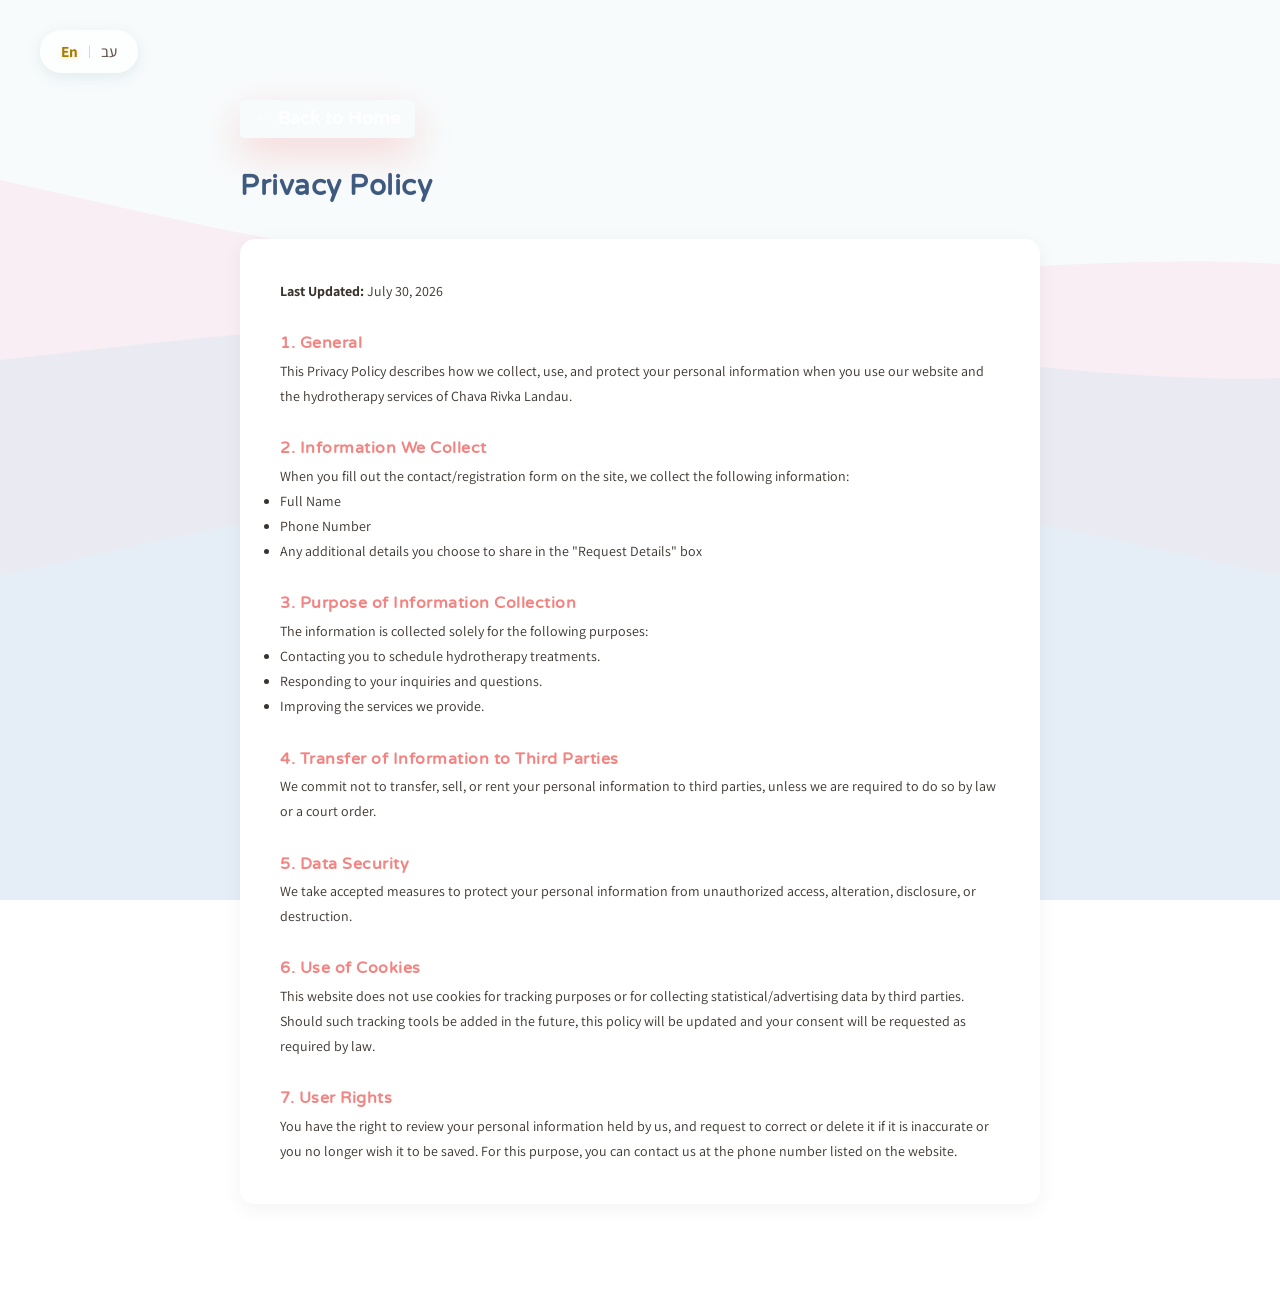
<file: privacy-en.html>
<!DOCTYPE html>
<html lang="en" dir="ltr">
<head>
    <meta charset="UTF-8">
    <meta name="viewport" content="width=device-width, initial-scale=1.0">
    <title>Privacy Policy | Chava Rivka Landau</title>
    <link rel="canonical" href="https://chavarivkalandauhydrotherapy.co.il/privacy-en.html">

    <link rel="preconnect" href="https://fonts.googleapis.com">
    <link rel="preconnect" href="https://fonts.gstatic.com" crossorigin>
    <link href="https://fonts.googleapis.com/css2?family=Assistant:wght@300;400;500;700&family=Varela+Round&family=Gveret+Levin&display=swap" rel="stylesheet">
    
    <link rel="stylesheet" href="styles.css">
</head>
<body style="background-color: var(--light-bg); color: var(--text-dark);">

    <div class="lang-switcher">
        <a href="privacy-en.html" class="active">En</a> <span class="divider">|</span> <a href="privacy.html">עב</a>
    </div>

    <!-- Global Animated Background -->
    <div class="water-background" style="opacity: 0.3;">
        <div class="bubbles-container">
            <div class="bubble bubble1"></div><div class="bubble bubble2"></div><div class="bubble bubble3"></div>
        </div>
    </div>

    <div class="container section" style="padding-top: 100px; max-width: 800px;">
        <a href="index-en.html" class="cta-button" style="display: inline-block; margin-bottom: 20px; background-color: var(--calm-blue); color: white; padding: 5px 15px; border-radius: 5px; text-decoration: none;">&larr; Back to Home</a>
        
        <h1 style="color: var(--deep-water); margin-bottom: 30px;">Privacy Policy</h1>
        
        <div style="background: white; padding: 40px; border-radius: 15px; box-shadow: 0 5px 20px rgba(0,0,0,0.05); line-height: 1.8;">
            <p><strong>Last Updated:</strong> July 30, 2026</p>
            
            <h3 style="color: var(--warm-peach); margin-top: 25px;">1. General</h3>
            <p>This Privacy Policy describes how we collect, use, and protect your personal information when you use our website and the hydrotherapy services of Chava Rivka Landau.</p>
            
            <h3 style="color: var(--warm-peach); margin-top: 25px;">2. Information We Collect</h3>
            <p>When you fill out the contact/registration form on the site, we collect the following information:</p>
            <ul>
                <li>Full Name</li>
                <li>Phone Number</li>
                <li>Any additional details you choose to share in the "Request Details" box</li>
            </ul>
            
            <h3 style="color: var(--warm-peach); margin-top: 25px;">3. Purpose of Information Collection</h3>
            <p>The information is collected solely for the following purposes:</p>
            <ul>
                <li>Contacting you to schedule hydrotherapy treatments.</li>
                <li>Responding to your inquiries and questions.</li>
                <li>Improving the services we provide.</li>
            </ul>
            
            <h3 style="color: var(--warm-peach); margin-top: 25px;">4. Transfer of Information to Third Parties</h3>
            <p>We commit not to transfer, sell, or rent your personal information to third parties, unless we are required to do so by law or a court order.</p>
            
            <h3 style="color: var(--warm-peach); margin-top: 25px;">5. Data Security</h3>
            <p>We take accepted measures to protect your personal information from unauthorized access, alteration, disclosure, or destruction.</p>
            
            <h3 style="color: var(--warm-peach); margin-top: 25px;">6. Use of Cookies</h3>
            <p>This website does not use cookies for tracking purposes or for collecting statistical/advertising data by third parties. Should such tracking tools be added in the future, this policy will be updated and your consent will be requested as required by law.</p>
            
            <h3 style="color: var(--warm-peach); margin-top: 25px;">7. User Rights</h3>
            <p>You have the right to review your personal information held by us, and request to correct or delete it if it is inaccurate or you no longer wish it to be saved. For this purpose, you can contact us at the phone number listed on the website.</p>
        </div>
    </div>
    
</body>
</html>
</file>
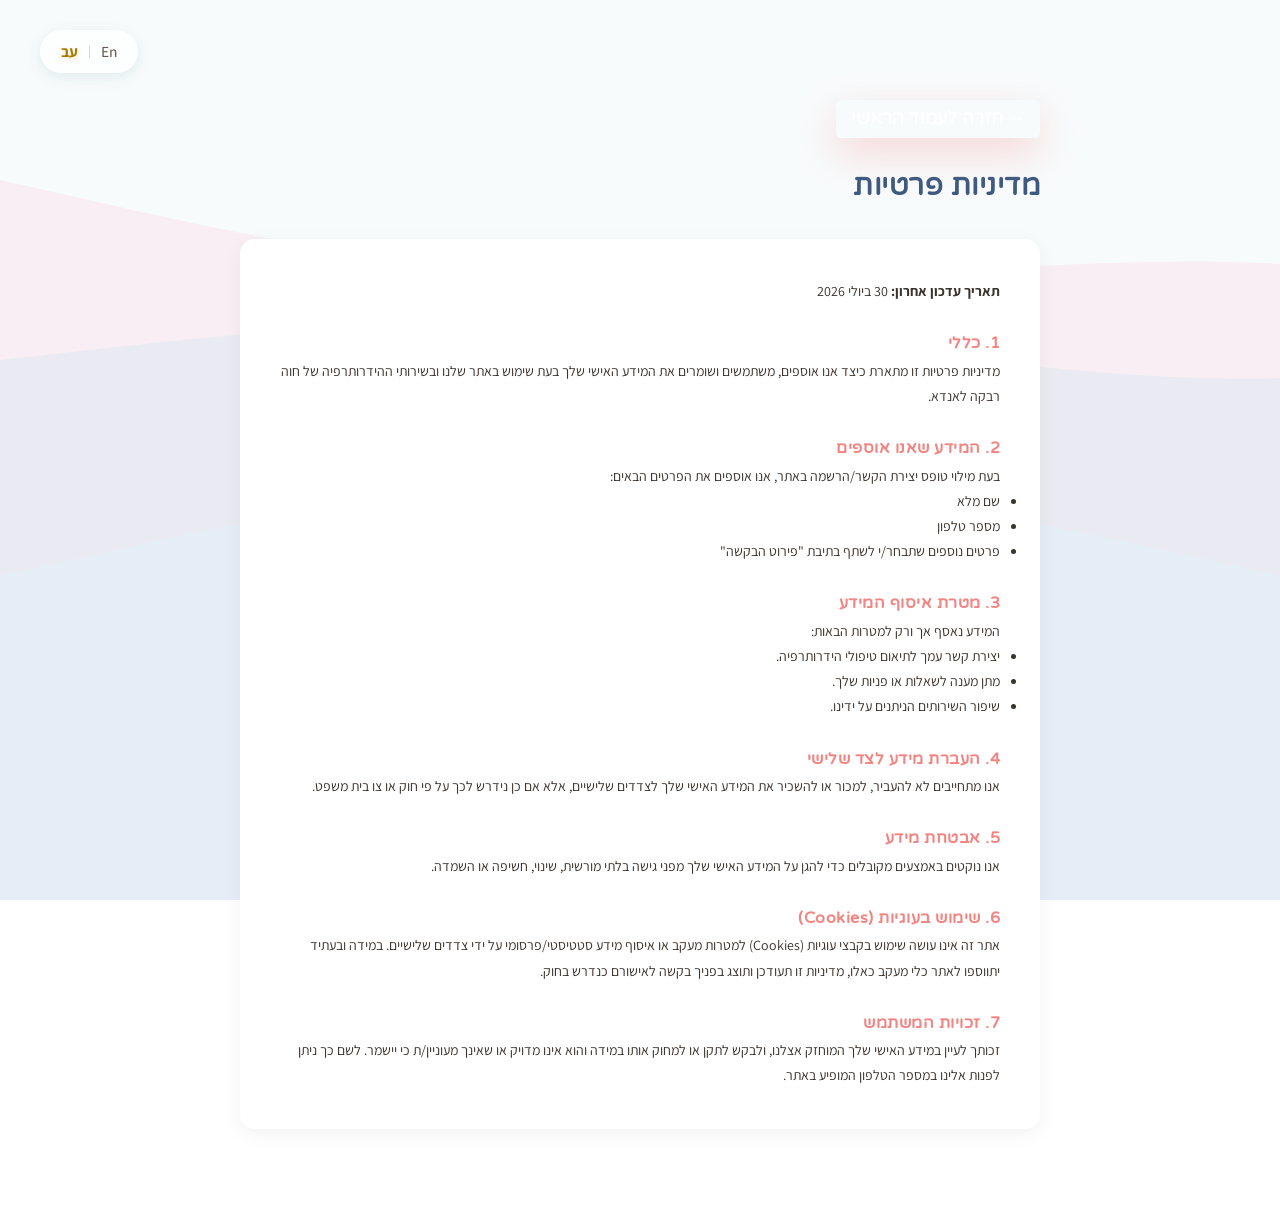
<file: privacy.html>
<!DOCTYPE html>
<html lang="he" dir="rtl">
<head>
    <meta charset="UTF-8">
    <meta name="viewport" content="width=device-width, initial-scale=1.0">
    <title>מדיניות פרטיות | חוה רבקה לאנדא</title>
    <link rel="canonical" href="https://chavarivkalandauhydrotherapy.co.il/privacy.html">

    <link rel="preconnect" href="https://fonts.googleapis.com">
    <link rel="preconnect" href="https://fonts.gstatic.com" crossorigin>
    <link href="https://fonts.googleapis.com/css2?family=Assistant:wght@300;400;500;700&family=Varela+Round&family=Gveret+Levin&display=swap" rel="stylesheet">
    
    <link rel="stylesheet" href="styles.css">
</head>
<body style="background-color: var(--light-bg); color: var(--text-dark);">

    <div class="lang-switcher">
        <a href="privacy-en.html">En</a> <span class="divider">|</span> <a href="privacy.html" class="active">עב</a>
    </div>

    <!-- Global Animated Background -->
    <div class="water-background" style="opacity: 0.3;">
        <div class="bubbles-container">
            <div class="bubble bubble1"></div><div class="bubble bubble2"></div><div class="bubble bubble3"></div>
        </div>
    </div>

    <div class="container section" style="padding-top: 100px; max-width: 800px;">
        <a href="/" class="cta-button" style="display: inline-block; margin-bottom: 20px; background-color: var(--calm-blue); color: white; padding: 5px 15px; border-radius: 5px; text-decoration: none;">&rarr; חזרה לעמוד הראשי</a>
        
        <h1 style="color: var(--deep-water); margin-bottom: 30px;">מדיניות פרטיות</h1>
        
        <div style="background: white; padding: 40px; border-radius: 15px; box-shadow: 0 5px 20px rgba(0,0,0,0.05); line-height: 1.8;">
            <p><strong>תאריך עדכון אחרון:</strong> 30 ביולי 2026</p>
            
            <h3 style="color: var(--warm-peach); margin-top: 25px;">1. כללי</h3>
            <p>מדיניות פרטיות זו מתארת כיצד אנו אוספים, משתמשים ושומרים את המידע האישי שלך בעת שימוש באתר שלנו ובשירותי ההידרותרפיה של חוה רבקה לאנדא.</p>
            
            <h3 style="color: var(--warm-peach); margin-top: 25px;">2. המידע שאנו אוספים</h3>
            <p>בעת מילוי טופס יצירת הקשר/הרשמה באתר, אנו אוספים את הפרטים הבאים:</p>
            <ul>
                <li>שם מלא</li>
                <li>מספר טלפון</li>
                <li>פרטים נוספים שתבחר/י לשתף בתיבת "פירוט הבקשה"</li>
            </ul>
            
            <h3 style="color: var(--warm-peach); margin-top: 25px;">3. מטרת איסוף המידע</h3>
            <p>המידע נאסף אך ורק למטרות הבאות:</p>
            <ul>
                <li>יצירת קשר עמך לתיאום טיפולי הידרותרפיה.</li>
                <li>מתן מענה לשאלות או פניות שלך.</li>
                <li>שיפור השירותים הניתנים על ידינו.</li>
            </ul>
            
            <h3 style="color: var(--warm-peach); margin-top: 25px;">4. העברת מידע לצד שלישי</h3>
            <p>אנו מתחייבים לא להעביר, למכור או להשכיר את המידע האישי שלך לצדדים שלישיים, אלא אם כן נידרש לכך על פי חוק או צו בית משפט.</p>
            
            <h3 style="color: var(--warm-peach); margin-top: 25px;">5. אבטחת מידע</h3>
            <p>אנו נוקטים באמצעים מקובלים כדי להגן על המידע האישי שלך מפני גישה בלתי מורשית, שינוי, חשיפה או השמדה.</p>
            
            <h3 style="color: var(--warm-peach); margin-top: 25px;">6. שימוש בעוגיות (Cookies)</h3>
            <p>אתר זה אינו עושה שימוש בקבצי עוגיות (Cookies) למטרות מעקב או איסוף מידע סטטיסטי/פרסומי על ידי צדדים שלישיים. במידה ובעתיד יתווספו לאתר כלי מעקב כאלו, מדיניות זו תעודכן ותוצג בפניך בקשה לאישורם כנדרש בחוק.</p>
            
            <h3 style="color: var(--warm-peach); margin-top: 25px;">7. זכויות המשתמש</h3>
            <p>זכותך לעיין במידע האישי שלך המוחזק אצלנו, ולבקש לתקן או למחוק אותו במידה והוא אינו מדויק או שאינך מעוניין/ת כי יישמר. לשם כך ניתן לפנות אלינו במספר הטלפון המופיע באתר.</p>
        </div>
    </div>
    
</body>
</html>
</file>
<file: styles.css>
:root {
    /* Color Palette */
    --deep-water: #3d5a80; /* Deep oceanic blue for text */
    --primary-blue: #a8dadc; /* Soft calming pool water */
    --light-blue: #f4f8fa; /* Extremely clean, faint blue */
    --water-white: #ffffff; /* Pure white */
    --white: #ffffff;
    --bg-light: #e8f1f5; /* Elegant cool grayish blue */
    --text-dark: #3a322d;
    --text-light: #6b5d54;
    
    --warm-peach: #f28482;
    --warm-peach-light: #f4978e;
    --warm-peach-dark: #e56b69;
    
    --luxury-gold: #a67c00; /* Darker, richer antique gold */
    --gold-gradient: linear-gradient(135deg, #BF953F 0%, #FCF6BA 25%, #B38728 50%, #FBF5B7 75%, #AA771C 100%);

    /* Shadows & Effects */
    --glass-bg: rgba(255, 255, 255, 0.7);
    --glass-shadow: 0 15px 45px 0 rgba(209, 156, 151, 0.15);
    --drop-shadow: 0 20px 50px -10px rgba(74, 63, 53, 0.08), 0 10px 30px -8px rgba(74, 63, 53, 0.05);
    
    /* Typography */
    --font-heading: 'Varela Round', sans-serif;
    --font-body: 'Assistant', sans-serif;

    /* Luxury Easing */
    --luxury-ease: cubic-bezier(0.25, 1, 0.5, 1);
}

* {
    margin: 0;
    padding: 0;
    box-sizing: border-box;
}

html {
    font-size: 14px; /* Scale down globally */
}

body {
    font-family: var(--font-body);
    color: var(--text-dark);
    background-color: var(--bg-light);
    line-height: 1.6;
    overflow-x: hidden;
}

h1, h2, h3, h4, h5 {
    font-family: var(--font-heading);
    color: var(--deep-water);
    letter-spacing: 0.5px;
}

.container {
    max-width: 1200px;
    margin: 0 auto;
    padding: 0 20px;
}

.section {
    padding: 100px 0;
    position: relative;
    z-index: 2;
}

/* --- Modern SVG Wave Background --- */
.water-background {
    position: fixed;
    top: 0;
    left: 0;
    width: 100vw;
    height: 100vh;
    z-index: -1;
    background-color: #e8f1f5; /* Deeper cool base instead of pure white */
    background-image: 
        url('data:image/svg+xml;utf8,<svg xmlns="http://www.w3.org/2000/svg" viewBox="0 0 1440 800" preserveAspectRatio="none"><path fill="%2300bcd4" fill-opacity="0.25" d="M0,320L60,309.3C120,299,240,277,360,288C480,299,600,341,720,336C840,331,960,277,1080,240C1200,203,1320,181,1380,170.7L1440,160L1440,800L1380,800C1320,800,1200,800,1080,800C960,800,840,800,720,800C600,800,480,800,360,800C240,800,120,800,60,800L0,800Z"></path><path fill="%23e91e63" fill-opacity="0.2" d="M0,160L60,181.3C120,203,240,245,360,250.7C480,256,600,224,720,234.7C840,245,960,299,1080,309.3C1200,320,1320,288,1380,272L1440,256L1440,800L1380,800C1320,800,1200,800,1080,800C960,800,840,800,720,800C600,800,480,800,360,800C240,800,120,800,60,800L0,800Z"></path><path fill="%2381d4fa" fill-opacity="0.3" d="M0,512L60,490.7C120,469,240,427,360,426.7C480,427,600,469,720,512C840,555,960,597,1080,597.3C1200,597,1320,555,1380,533.3L1440,512L1440,800L1380,800C1320,800,1200,800,1080,800C960,800,840,800,720,800C600,800,480,800,360,800C240,800,120,800,60,800L0,800Z"></path></svg>');
    background-size: 200% 100%;
    background-position: left bottom;
    background-repeat: no-repeat;
    animation: waveFlow 30s ease-in-out infinite alternate;
}

@keyframes waveFlow {
    0% { background-position: left bottom; }
    100% { background-position: right bottom; }
}

/* --- Floating Bubbles --- */
.bubbles-container {
    position: fixed;
    top: 0;
    left: 0;
    width: 100vw;
    height: 100vh;
    z-index: 10;
    pointer-events: none;
    overflow: hidden;
}

.bubble {
    position: absolute;
    bottom: -150px;
    border-radius: 50%;
    background: radial-gradient(circle at 30% 30%, rgba(255, 255, 255, 0.9) 0%, rgba(255, 255, 255, 0.1) 40%, rgba(255, 255, 255, 0) 60%);
    box-shadow: 
        inset 0 0 20px rgba(255, 255, 255, 0.8),
        inset 10px 0 30px rgba(255, 182, 193, 0.4),
        inset -10px 0 30px rgba(173, 216, 230, 0.4),
        inset 0 -20px 30px rgba(166, 124, 0, 0.2),
        0 10px 25px rgba(0, 0, 0, 0.1);
    border: 1.5px solid rgba(255, 255, 255, 0.7);
    backdrop-filter: blur(2px);
    opacity: 0;
    animation: floatUpSoap 15s infinite ease-in-out, wobble 4s infinite ease-in-out;
    will-change: bottom, transform, margin-left;
}

@keyframes floatUpSoap {
    0% { bottom: -150px; opacity: 0; }
    10% { opacity: 0.9; }
    90% { opacity: 0.9; }
    100% { bottom: 120vh; opacity: 0; }
}

@keyframes wobble {
    0%, 100% { margin-left: 0; transform: scale(1); }
    50% { margin-left: 20px; transform: scale(1.05); }
}

/* Luxurious sizes, widely varied */
.bubble1 { width: 25px; height: 25px; left: 5%; animation-duration: 18s, 4s; animation-delay: 0s, 0s; }
.bubble2 { width: 70px; height: 70px; left: 12%; animation-duration: 22s, 5s; animation-delay: 5s, 1s; }
.bubble3 { width: 15px; height: 15px; left: 8%; animation-duration: 15s, 3s; animation-delay: 2s, 2s; }
.bubble4 { width: 45px; height: 45px; left: 2%; animation-duration: 25s, 6s; animation-delay: 8s, 0s; }
.bubble5 { width: 30px; height: 30px; left: 88%; animation-duration: 19s, 4.5s; animation-delay: 12s, 1.5s; }
.bubble6 { width: 80px; height: 80px; left: 95%; animation-duration: 16s, 3.5s; animation-delay: 15s, 0.5s; }
.bubble7 { width: 40px; height: 40px; left: 85%; animation-duration: 21s, 5s; animation-delay: 18s, 2.5s; }
.bubble8 { width: 60px; height: 60px; left: 92%; animation-duration: 28s, 6s; animation-delay: 10s, 1s; }
.bubble9 { width: 20px; height: 20px; left: 82%; animation-duration: 14s, 3s; animation-delay: 6s, 0s; }
/* --- Language Switcher --- */
.lang-switcher {
    position: fixed;
    top: 30px;
    left: 40px; /* Fixed physical position so it stays in the exact same spot in both Hebrew (RTL) and English (LTR) */
    z-index: 1000;
    background: rgba(255, 255, 255, 0.7);
    backdrop-filter: blur(10px);
    border: 1px solid rgba(255, 255, 255, 0.5);
    padding: 8px 20px;
    border-radius: 30px;
    box-shadow: 0 4px 15px rgba(0, 95, 115, 0.1);
    display: flex;
    align-items: center;
    gap: 10px;
    font-size: 1.1rem;
    font-weight: 500;
}

.lang-switcher a {
    color: var(--text-light);
    text-decoration: none;
    transition: all 0.3s ease;
}

.lang-switcher a:hover {
    color: var(--warm-peach);
}

.lang-switcher a.active {
    color: var(--luxury-gold);
    font-weight: 700;
    text-shadow: 0 2px 5px rgba(212, 175, 55, 0.3);
}

.lang-switcher .divider {
    color: rgba(0,0,0,0.2);
    font-size: 0.9rem;
}


/* --- Hero Section (Watsu Style) --- */
.hero-banner {
    height: 100vh;
    min-height: 600px;
    position: relative;
    display: flex;
    align-items: center;
    justify-content: center;
    text-align: center;
    padding-top: 0;
    padding-bottom: 0;
    z-index: 2;
}

.hero-banner::before {
    content: '';
    position: absolute;
    top: 0;
    left: 0;
    width: 100%;
    height: 160vh;
    background: url('assets/hero_bg.jpg') center/cover no-repeat;
    z-index: -2;
    mask-image: linear-gradient(to bottom, black 60%, transparent 100%);
    -webkit-mask-image: linear-gradient(to bottom, black 60%, transparent 100%);
    pointer-events: none;
    filter: saturate(1.2) contrast(1.05);
}

.hero-overlay {
    position: absolute;
    top: 0;
    left: 0;
    width: 100%;
    height: 160vh;
    /* Removed blue tint. Pure vignette so image is sharp and colorful */
    background: radial-gradient(circle at center, transparent 30%, rgba(0,0,0,0.4) 100%);
    z-index: -1;
    mask-image: linear-gradient(to bottom, black 60%, transparent 100%);
    -webkit-mask-image: linear-gradient(to bottom, black 60%, transparent 100%);
    pointer-events: none;
}

.hero-content {
    position: relative;
    z-index: 2;
    width: 100%;
    display: flex;
    justify-content: center;
}

.hero-text-minimal {
    max-width: 900px;
    color: var(--white);
    text-shadow: 0 4px 15px rgba(0,0,0,0.6), 0 0 30px rgba(0,0,0,0.3);
}



.hero-text-minimal h1 {
    font-size: 5rem;
    font-weight: 700;
    line-height: 1.1;
    margin-bottom: 10px;
    letter-spacing: 1px;
    color: var(--white);
    text-shadow: 0 4px 20px rgba(0,0,0,0.7), 0 0 40px rgba(0,0,0,0.4);
}

.hero-text-minimal h2 {
    font-size: 2.2rem;
    font-weight: 300;
    margin-bottom: 30px;
    color: var(--water-white);
    text-shadow: 0 2px 15px rgba(0,0,0,0.6);
}

/* --- Interactive Hero Text Hover Effect (Floating) --- */
.interactive-hero-line {
    position: relative;
    padding: 10px 20px;
    border-radius: 12px;
    transition: all 0.6s cubic-bezier(0.25, 1, 0.5, 1);
    z-index: 1;
    cursor: pointer;
}

.interactive-hero-line::before {
    content: '';
    position: absolute;
    top: 0;
    left: 0;
    width: 100%;
    height: 100%;
    background: rgba(255, 255, 255, 0.12); /* ׳³ֲ³ײ²ֲ©׳³ֲ³ײ²ֲ§׳³ֲ³׳’ג‚¬ֲ¢׳³ֲ³ײ²ֲ£ ׳³ֲ³׳’ג‚¬ֲ¢׳³ֲ³ײ²ֲ¢׳³ֲ³׳’ג‚¬ֲ׳³ֲ³׳’ג€ֲ¢׳³ֲ³ײ²ֲ */
    backdrop-filter: blur(8px); /* ׳³ֲ³ײ²ֲ׳³ֲ³׳’ג€ֳ—׳³ֲ³ײ²ֲ§׳³ֲ³ײ»ֲ ׳³ֲ³׳’ג‚¬ג€׳³ֲ³׳’ג‚¬ֳ·׳³ֲ³׳’ג‚¬ֲ¢׳³ֲ³׳’ג‚¬ֳ·׳³ֲ³׳’ג€ֲ¢׳³ֲ³ײ³ג€” */
    border: 1px solid rgba(255, 255, 255, 0.2);
    border-radius: 12px;
    z-index: -1;
    /* ׳³ֲ³ײ²ֲ׳³ֲ³ײ³ג€”׳³ֲ³׳’ג‚¬ג€׳³ֲ³׳’ג€ֲ¢׳³ֲ³ײ²ֲ ׳³ֲ³ײ²ֲ׳³ֲ³ײ²ֲ׳³ֲ³ײ»ֲ׳³ֲ³׳’ג‚¬ֲ ׳³ֲ³׳’ג‚¬ֲ¢׳³ֲ³ײ²ֲ§׳³ֲ³ײ»ֲ׳³ֲ³ײ²ֲ ׳³ֲ³׳’ג€ֲ¢׳³ֲ³׳’ג‚¬ֲ¢׳³ֲ³ײ³ג€”׳³ֲ³ײ²ֲ¨ ׳³ֲ³׳’ג‚¬ֳ·׳³ֲ³׳’ג‚¬ֲ׳³ֲ³׳’ג€ֲ¢ ׳³ֲ³ײ²ֲ׳³ֲ³ײ²ֲ¢׳³ֲ³ײ²ֲ׳³ֲ³׳’ג‚¬ֲ¢׳³ֲ³ײ³ג€” ׳³ֲ³׳’ג‚¬ֲ¢׳³ֲ³ײ²ֲ׳³ֲ³ײ²ֲ¦׳³ֲ³׳’ג‚¬ֲ¢׳³ֲ³ײ²ֲ£ */
    transform: translateY(20px) scale(0.95);
    opacity: 0;
    transition: all 0.6s cubic-bezier(0.25, 1, 0.5, 1);
    box-shadow: 0 15px 35px rgba(0, 0, 0, 0.2);
}

.interactive-hero-line:hover {
    /* ׳³ֲ³׳’ג‚¬ֲ׳³ֲ³ײ»ֲ׳³ֲ³ײ²ֲ§׳³ֲ³ײ²ֲ¡׳³ֲ³ײ»ֲ ׳³ֲ³׳’ג‚¬ֳ·׳³ֲ³׳’ג‚¬ֲ¢׳³ֲ³ײ²ֲ׳³ֲ³׳’ג‚¬ֲ¢ ׳³ֲ³ײ²ֲ¦׳³ֲ³ײ²ֲ£ ׳³ֲ³׳’ג‚¬ֳ·׳³ֲ³ײ²ֲ׳³ֲ³׳’ג€ֳ—׳³ֲ³׳’ג€ֲ¢ ׳³ֲ³ײ²ֲ׳³ֲ³ײ²ֲ¢׳³ֲ³ײ²ֲ׳³ֲ³׳’ג‚¬ֲ */
    transform: translateY(-12px);
    text-shadow: 0 8px 25px rgba(0, 0, 0, 0.7) !important;
}

.interactive-hero-line:hover::before {
    /* ׳³ֲ³׳’ג‚¬ֲ׳³ֲ³ײ²ֲ¨׳³ֲ³ײ²ֲ§׳³ֲ³ײ²ֲ¢ ׳³ֲ³ײ²ֲ׳³ֲ³׳’ג‚¬ג€׳³ֲ³ײ²ֲ׳³ֲ³׳’ג€ֲ¢׳³ֲ³ײ²ֲ§ ׳³ֲ³ײ²ֲ׳³ֲ³ײ²ֲ׳³ֲ³ײ²ֲ¢׳³ֲ³ײ²ֲ׳³ֲ³׳’ג‚¬ֲ ׳³ֲ³׳’ג‚¬ֲ¢׳³ֲ³ײ²ֲ׳³ֲ³׳’ג‚¬ֲ¢׳³ֲ³׳’ג€ֳ—׳³ֲ³׳’ג€ֲ¢׳³ֲ³ײ²ֲ¢ */
    transform: translateY(0) scale(1);
    opacity: 1;
}

.hero-provider-name.interactive-hero-line:hover {
    color: var(--warm-peach-light) !important;
    font-weight: 900 !important;
}

h1.interactive-hero-line:hover {
    color: var(--primary-blue) !important;
    font-weight: 800 !important;
}

h2.interactive-hero-line:hover {
    color: var(--primary-blue) !important;
    font-weight: 700 !important;
}

.hero-text-minimal .accent-line {
    background: var(--warm-peach);
    box-shadow: 0 0 10px rgba(242, 132, 130, 0.5);
}

.mt-4 {
    margin-top: 2rem;
}

.cta-button {
    display: inline-flex;
    align-items: center;
    gap: 15px;
    background: var(--warm-peach);
    color: white;
    padding: 20px 50px;
    border-radius: 60px;
    text-decoration: none;
    font-size: 1.25rem;
    font-weight: 700;
    font-family: var(--font-heading);
    box-shadow: 0 15px 40px rgba(242, 132, 130, 0.3);
    transition: all 0.6s var(--luxury-ease);
    position: relative;
    overflow: hidden;
}

.cta-button:hover {
    background: var(--warm-peach-dark);
    transform: translateY(-8px);
    box-shadow: 0 25px 50px rgba(242, 132, 130, 0.4);
}

.cta-button svg {
    transition: transform 0.5s var(--luxury-ease);
}

.cta-button:hover svg {
    transform: translateX(-5px);
}

/* --- Benefits Section --- */
.benefits {
    text-align: center;
    position: relative;
    padding: 100px 0;
    z-index: 1;
}

.benefits::before {
    content: '';
    position: absolute;
    top: 0;
    left: 0;
    width: 100%;
    height: 100%;
    background: url('assets/pure_water.jpg') no-repeat;
    background-size: 120% 120%; /* Make it larger so we can pan around */
    z-index: -2;
    mask-image: linear-gradient(to bottom, transparent 0%, black 20%, black 80%, transparent 100%);
    -webkit-mask-image: linear-gradient(to bottom, transparent 0%, black 20%, black 80%, transparent 100%);
    animation: waterFlow 40s ease-in-out infinite alternate; /* Slow, continuous drifting */
}

@keyframes waterFlow {
    0% { background-position: 0% 0%; }
    50% { background-position: 100% 50%; }
    100% { background-position: 50% 100%; }
}

.benefits::after {
    content: '';
    position: absolute;
    top: 0;
    left: 0;
    width: 100%;
    height: 100%;
    background: radial-gradient(ellipse at center, rgba(255, 255, 255, 0.6) 0%, rgba(255, 240, 245, 0.8) 80%, rgba(255, 228, 225, 0.9) 100%);
    z-index: -1;
    mask-image: linear-gradient(to bottom, transparent 0%, black 20%, black 80%, transparent 100%);
    -webkit-mask-image: linear-gradient(to bottom, transparent 0%, black 20%, black 80%, transparent 100%);
}

.section-title {
    font-size: 3.2rem;
    margin-bottom: 80px;
    font-weight: 900;
    position: relative;
    display: block;
    text-align: center;
    color: var(--deep-water);
    background: transparent;
    padding: 0;
    box-shadow: none;
}

.section-title::after {
    display: none;
}

.drops-grid {
    display: flex;
    flex-wrap: wrap;
    justify-content: center;
    gap: 40px;
}

.drop-card {
    background: transparent;
    padding: 20px 20px;
    border-radius: 20px; 
    width: calc(33.333% - 90px);
    min-width: 240px;
    
    /* Force PERFECT SQUARE! */
    aspect-ratio: 1 / 1;
    
    border: none;
    transition: all 0.6s var(--luxury-ease);
    position: relative;
    z-index: 1; /* Creates a stacking context so ::before doesn't slip behind the section! */
    isolation: isolate; /* Enforces stacking context */
    margin: 60px 30px;
    display: flex;
    flex-direction: column;
    justify-content: center;
}

/* Assign the specific beautifully generated opaque pastel images to each card */
.drop-card:nth-child(1)::before { background-image: url('assets/ring_gold.png'); } 
.drop-card:nth-child(2)::before { background-image: url('assets/ring_blue.png'); } 
.drop-card:nth-child(3)::before { background-image: url('assets/ring_pink.png'); } 
.drop-card:nth-child(4)::before { background-image: url('assets/ring_blue.png'); } 
.drop-card:nth-child(5)::before { background-image: url('assets/ring_gold.png'); } 

/* The Actual Photorealistic Opaque Image of a Wet Inflatable Ring */
.drop-card::before {
    content: '';
    position: absolute;
    top: -30px; left: -30px; right: -30px; bottom: -30px; /* Sits outside the card */
    
    /* Show the ENTIRE image natively, no cropping! */
    background-size: 100% 100%; 
    background-position: center;
    background-repeat: no-repeat;
    
    /* Drop shadow and color enhancements to force maximum opacity and solid plastic look */
    filter: drop-shadow(0 15px 25px rgba(0, 0, 0, 0.4)) contrast(1.2) saturate(1.2) brightness(0.95);
    
    z-index: -1; /* Sits on top of the white background, completely preserving the inner tube! */
    transition: all 0.6s var(--luxury-ease);
    pointer-events: none;
    opacity: 1; /* Fully opaque! */
}

/* The Inner Card Background (Seen through the hole) */
.drop-card::after {
    content: '';
    position: absolute;
    top: 0; left: 0; right: 0; bottom: 0;
    background: transparent; /* Always show the pool water perfectly! */
    backdrop-filter: none; 
    border-radius: 20px;
    z-index: -2; /* Sits BEHIND the ring! */
    transition: all 0.6s var(--luxury-ease);
}

.drop-card:hover {
    transform: translateY(-10px);
}

/* Rotate the ring itself! */
.drop-card:hover::before {
    transform: rotate(15deg) scale(1.05);
}

.drop-card:hover::after {
    /* Adds a bold, deep blue tint to the water */
    background: rgba(0, 40, 110, 0.55); 
    /* Enhances the actual water behind it: makes it darker, much bolder/saturated, and punchy */
    backdrop-filter: brightness(0.6) saturate(2) contrast(1.2); 
}

.drop-card p {
    position: relative;
    z-index: 2;
    text-align: center;
    margin: 0 auto;
    line-height: 1.5;
    max-width: 55%; /* Much narrower to force more line breaks and increase margin from the ring! */
    font-size: 0.85rem; /* Smaller text */
    font-weight: 700; /* Bolder text */
    color: #444444;
    transition: color 0.6s var(--luxury-ease);
}

.drop-card:hover p {
    color: #ffffff;
}

/* Wrapper to allow children to position independently */
.title-animation-wrapper {
    display: contents; /* Removes wrapper from layout, children become direct children of .drop-card for flexbox */
}

.title-animation-wrapper h4 {
    position: absolute;
    top: -5px; /* Sit squarely in the middle of the top tube of the thin float */
    left: 50%;
    transform: translateX(-50%) perspective(150px) rotateX(20deg) rotateZ(-1.5deg); 
    z-index: 3;
    
    margin: 0;
    color: #333333 !important; /* Force dark gray marker */
    font-family: 'Gveret Levin', cursive; /* Handwritten font! */
    font-weight: normal; /* Remove boldness */
    font-size: 1.6rem; /* Handwriting size */
    white-space: nowrap;
    background: transparent !important; 
    padding: 0; 
    
    mix-blend-mode: multiply;
    opacity: 0.85;
}

/* Elegant Spreading Water Ripples behind the ring on hover! */
.title-animation-wrapper::before,
.title-animation-wrapper::after {
    content: '';
    position: absolute;
    /* Start roughly the size of the float */
    top: -20px; left: -20px; right: -20px; bottom: -20px;
    border-radius: 50%;
    border: 3px solid rgba(255, 255, 255, 0); /* Invisible by default */
    z-index: -5; /* Deep behind the float! */
    pointer-events: none;
}

@keyframes spreadRipple {
    0% {
        transform: scale(0.95);
        opacity: 0.6;
        border-width: 4px;
        border-color: rgba(255, 255, 255, 0.7);
    }
    100% {
        transform: scale(1.35); /* Expand outward! */
        opacity: 0; /* Fade out seamlessly into the water */
        border-width: 1px;
        border-color: rgba(255, 255, 255, 0);
    }
}

.drop-card:hover .title-animation-wrapper::before {
    animation: spreadRipple 2s cubic-bezier(0.2, 0.8, 0.3, 1) infinite;
}

.drop-card:hover .title-animation-wrapper::after {
    animation: spreadRipple 2s cubic-bezier(0.2, 0.8, 0.3, 1) infinite;
    animation-delay: 0.8s; /* Staggered ripple! */
}

/* Line Art SVG Styling */
.title-animation-wrapper .line-art-wrapper {
    position: relative; /* Normal flow, sits inside the hole */
    z-index: 3;
    display: flex;
    justify-content: center;
    align-items: center;
    margin: 0 auto 10px auto; /* Centered, right above the description paragraph */
}

.draw-line-svg {
    width: 45px; /* Appropriate size for an icon inside the hole */
    height: 45px;
    overflow: visible;
}

.animated-path {
    stroke-dasharray: 400;
    stroke-dashoffset: 400;
    transition: stroke-dashoffset 2s var(--luxury-ease), stroke 0.6s var(--luxury-ease);
    stroke-width: 5 !important; /* Very thick, bold line */
    stroke: #e91e63 !important; /* Hot pink! */
}

/* Base hover state for all animated paths, ensuring they become white */
.drop-card:hover .animated-path {
    stroke: #ffffff !important;
}

/* Continuous curling/flowing effect for standard abstract lines (looks like a moving video) */
.drop-card:hover .draw-line-svg:not(.hands-and-heart-svg) .animated-path {
    stroke-dasharray: 40 20;
    animation: curlFlow 1.5s linear infinite;
}

@keyframes curlFlow {
    0% { stroke-dashoffset: 60; }
    100% { stroke-dashoffset: 0; }
}

/* Add a gentle infinite sway to the SVG itself */
.drop-card:hover .draw-line-svg:not(.hands-and-heart-svg) {
    animation: gentleSway 3s ease-in-out infinite alternate;
}

@keyframes gentleSway {
    0% { transform: rotate(-3deg) scale(1); }
    100% { transform: rotate(3deg) scale(1.05); }
}

/* Bubbles rising inside the wheel hole on hover */
.drop-card:hover .line-art-wrapper::before,
.drop-card:hover .line-art-wrapper::after {
    content: '';
    position: absolute;
    border-radius: 50%;
    border: 1.5px solid rgba(255, 255, 255, 0.7);
    background: radial-gradient(circle at 30% 30%, rgba(255,255,255,0.9) 0%, rgba(255,255,255,0) 60%);
    opacity: 0;
    pointer-events: none;
    z-index: 10;
}

.drop-card:hover .line-art-wrapper::before {
    width: 14px;
    height: 14px;
    left: 15%;
    bottom: -15px;
    box-shadow: 15px -25px 0 -3px rgba(255,255,255,0.5), -10px -40px 0 -5px rgba(255,255,255,0.4);
    animation: holeBubbleUp 2s ease-in infinite;
}

.drop-card:hover .line-art-wrapper::after {
    width: 10px;
    height: 10px;
    right: 20%;
    bottom: -20px;
    box-shadow: -12px -20px 0 -2px rgba(255,255,255,0.6), 15px -35px 0 -4px rgba(255,255,255,0.4);
    animation: holeBubbleUp 2.5s ease-in infinite;
    animation-delay: 0.7s;
}

@keyframes holeBubbleUp {
    0% {
        transform: translateY(0) scale(0.6);
        opacity: 0;
    }
    15% {
        opacity: 1;
    }
    80% {
        opacity: 0.8;
    }
    100% {
        transform: translateY(-70px) scale(1.2);
        opacity: 0;
    }
}

.is-visible .animated-path {
    stroke-dashoffset: 0;
}

/* Hands and Heart Hover Animation */
.hands-and-heart-svg .hand-outer-left,
.hands-and-heart-svg .hand-inner-left {
    transform-origin: right bottom;
    transform-box: fill-box;
    transition: transform 0.6s var(--luxury-ease), stroke-dashoffset 2s var(--luxury-ease), stroke 0.6s var(--luxury-ease);
}

.hands-and-heart-svg .hand-outer-right,
.hands-and-heart-svg .hand-inner-right {
    transform-origin: left bottom;
    transform-box: fill-box;
    transition: transform 0.6s var(--luxury-ease), stroke-dashoffset 2s var(--luxury-ease), stroke 0.6s var(--luxury-ease);
}

.hands-and-heart-svg .flying-heart {
    transform-origin: center;
    transform-box: fill-box;
    transition: all 0.6s var(--luxury-ease);
}

.drop-card:hover .hands-and-heart-svg .hand-outer-left,
.drop-card:hover .hands-and-heart-svg .hand-inner-left {
    transform: rotate(-35deg);
    animation: handSwayLeft 2s ease-in-out infinite alternate;
}
@keyframes handSwayLeft {
    0% { transform: rotate(-35deg); }
    100% { transform: rotate(-25deg); }
}

.drop-card:hover .hands-and-heart-svg .hand-outer-right,
.drop-card:hover .hands-and-heart-svg .hand-inner-right {
    transform: rotate(35deg);
    animation: handSwayRight 2s ease-in-out infinite alternate;
}
@keyframes handSwayRight {
    0% { transform: rotate(35deg); }
    100% { transform: rotate(25deg); }
}

.drop-card:hover .hands-and-heart-svg .flying-heart {
    transform: translateY(-25px) scale(1.5);
    fill: rgba(255, 255, 255, 0.4);
    animation: heartBeatHover 1s ease-in-out infinite alternate;
}
@keyframes heartBeatHover {
    0% { transform: translateY(-25px) scale(1.5); fill: rgba(255, 255, 255, 0.4); }
    100% { transform: translateY(-28px) scale(1.7); fill: rgba(255, 255, 255, 0.6); }
}

/* Old h4 styling removed to keep titles as clean marker text on the float */

.primary-cta {
    background: rgba(61, 90, 128, 0.35);
    backdrop-filter: blur(8px);
    color: var(--white);
    border: 1px solid rgba(255, 255, 255, 0.22);
    box-shadow: 0 4px 15px rgba(224, 150, 104, 0.18);
}

.primary-cta:hover {
    background: var(--deep-water);
    color: var(--white);
    border-color: var(--deep-water);
    box-shadow: 0 8px 25px rgba(224, 150, 104, 0.4);
}

.drop-card p {
    font-size: 1.2rem;
    color: var(--text-dark);
    font-weight: 500;
    line-height: 1.7;
}

/* --- Provider Section --- */
.provider {
    position: relative;
    padding: 270px 0 100px 0; /* Lowered the square further down to match the user's request */
}

.provider::before {
    content: '';
    position: absolute;
    top: 0;
    left: 0;
    width: 100%;
    height: 100%;
    background: url('assets/pure_water.jpg') no-repeat;
    background-size: 120% 120%;
    animation: waterFlow 40s ease-in-out infinite alternate;
    z-index: -2;
    mask-image: linear-gradient(to bottom, transparent 0%, transparent 20%, black 40%, black 100%);
    -webkit-mask-image: linear-gradient(to bottom, transparent 0%, transparent 20%, black 40%, black 100%);
    opacity: 0.08;
}

.provider-content {
    background: rgba(255, 249, 235, 0.55); /* Yellowish pearl white tint (לבן פנינה צהבהב) */
    border-radius: 40px; /* Slightly smaller radius to match the reduced size */
    box-shadow: 0 10px 30px rgba(0, 0, 0, 0.06);
    max-width: 850px; /* Shrunk width */
    margin: 0 auto;
    position: relative;
    overflow: hidden;
    backdrop-filter: blur(8px); /* Slight bump to blur to give it a solid glass feel without making it murky */
    -webkit-backdrop-filter: blur(8px);
    border: 1px solid rgba(255, 255, 255, 0.6);
    border-top: 1px solid rgba(255, 255, 255, 0.95);
    border-right: 1px solid rgba(255, 255, 255, 0.95);
    padding: 15px 40px; /* Further shrunk padding to make the glass significantly smaller and less tall */
}

.provider-split {
    display: flex;
    align-items: center;
    gap: 50px;
    position: relative;
    z-index: 2;
    margin-top: 25px; /* Symmetric with the 25px gap below the title box (.align-right) */
}

.provider-info {
    flex: 0 0 48%;
    max-width: 48%;
    text-align: start;
    align-self: flex-start; /* Anchor to the top of the row so the title box never shifts upward when the paragraph below it grows on hover */
}

.provider-image {
    flex: 0 0 60%;
    max-width: 700px;
    margin: 0 auto;
}

@media (max-width: 768px) {
    .provider-split {
        flex-direction: column;
        margin-top: 10px;
        gap: 30px;
    }

    .provider-info,
    .provider-image {
        flex: 0 0 100%;
        max-width: 100%;
    }
}

.provider-image img {
    width: 100%;
    height: auto;
    border-radius: 0;
    box-shadow: none;
    transition: transform 0.5s var(--luxury-ease);
}

.provider-image img:hover {
    transform: translateY(-5px) scale(1.02);
}

.provider-illustration {
    position: absolute;
    bottom: -30px;
    left: -30px;
    width: 250px;
    z-index: 0;
    pointer-events: none;
}

.provider-info h2 {
    font-size: 2.8rem;
    margin-bottom: 10px;
    font-weight: 300;
}

.provider-info .title {
    font-size: 1.4rem;
    color: var(--luxury-gold);
    font-weight: 700;
    margin-top: 5px; /* Reduced to pull text closer to the main title above */
    margin-bottom: 20px; /* Reduced bottom margin too */
    background: transparent;
    padding: 15px 25px;
    border-radius: 12px;
    display: inline-block;
    box-shadow: 0 0 0 rgba(0,0,0,0);

    border: 2px solid var(--luxury-gold);
    transition: all 0.5s cubic-bezier(0.25, 1, 0.5, 1);
    cursor: default;
}

.provider-info .title:hover {
    background: var(--luxury-gold);
    color: var(--white);
    animation: gentleWaterFloat 4s ease-in-out infinite;
}

@keyframes gentleWaterFloat {
    0%, 100% {
        transform: translateY(-2px);
        box-shadow: 0 10px 20px rgba(166, 124, 0, 0.2);
    }
    50% {
        transform: translateY(-12px);
        box-shadow: 0 20px 35px rgba(166, 124, 0, 0.35);
    }
}

.align-right {
    margin: 0 0 25px 0;
}

.bio-short {
    font-size: 1.05rem;
    color: var(--text-dark);
    font-weight: 700;
    line-height: 1.8;
}

/* --- Interactive Provider JPG Animations --- */
.interactive-provider {
    position: relative;
    width: 100%;
    cursor: pointer;
    perspective: 1000px;
    display: flex;
    justify-content: center;
}

.provider-main-img {
    width: 100%;
    max-width: 700px;
    height: auto;
    border-radius: 0;
    box-shadow: none;
    -webkit-mask-image: radial-gradient(circle at center, black 50%, transparent 72%);
    mask-image: radial-gradient(circle at center, black 50%, transparent 72%);
    transition: transform 0.8s cubic-bezier(0.34, 1.56, 0.64, 1), filter 0.8s cubic-bezier(0.34, 1.56, 0.64, 1);
}

.interactive-provider:hover .provider-main-img {
    transform: translateY(-15px) scale(1.05) rotate(1deg);
    box-shadow: 0 25px 50px rgba(166, 124, 0, 0.35); /* Gold halo */
}

/* Floating Heart Bubbles */
.heart-bubbles-container {
    position: absolute;
    top: 0;
    left: 0;
    width: 100%;
    height: 100%;
    pointer-events: none;
    z-index: 3;
    overflow: hidden;
    border-radius: 20px;
}

.hb {
    position: absolute;
    bottom: 30%;
    left: 50%;
    color: #e91e63;
    font-size: 24px;
    opacity: 0;
    text-shadow: 0 0 10px rgba(255,255,255,0.8);
    transform: translate(-50%, 0) scale(0);
}

.interactive-provider:hover .hb {
    animation: floatHeartBubble 2.5s ease-in infinite;
}

.hb1 { left: 45%; animation-delay: 0s !important; color: #f28482; font-size: 20px; }
.hb2 { left: 55%; animation-delay: 0.4s !important; color: #a8dadc; font-size: 28px; }
.hb3 { left: 40%; animation-delay: 0.8s !important; color: #e91e63; font-size: 18px; }
.hb4 { left: 60%; animation-delay: 1.2s !important; color: #ff8a65; font-size: 22px; }
.hb5 { left: 50%; animation-delay: 1.6s !important; color: #00bcd4; font-size: 26px; }
.hb6 { left: 48%; animation-delay: 2.0s !important; color: #f4978e; font-size: 16px; }

@keyframes floatHeartBubble {
    0% {
        transform: translate(-50%, 0) scale(0);
        opacity: 0;
    }
    20% {
        opacity: 0.8;
        transform: translate(-60%, -40px) scale(1);
    }
    50% {
        transform: translate(-40%, -80px) scale(1.2);
    }
    80% {
        opacity: 0.6;
        transform: translate(-55%, -120px) scale(1);
    }
    100% {
        transform: translate(-50%, -160px) scale(0.5);
        opacity: 0;
    }
}

.benefit-list {
    list-style: none;
    padding: 0;
    margin: 0;
    position: relative;
    z-index: 1;
    display: flex;
    flex-direction: column;
    gap: 20px;
}

.benefit-list li {
    display: flex;
    align-items: center;
    border-radius: 30px;
    padding: 25px 35px;
    box-shadow: 0 15px 40px rgba(74, 63, 53, 0.04);
    backdrop-filter: blur(5px);
    transition: transform 0.5s ease, box-shadow 0.5s ease;
    position: relative;
    overflow: hidden;
}

.benefit-list li:hover {
    transform: translateX(-10px);
    box-shadow: 0 20px 45px rgba(74, 63, 53, 0.08);
}

.watermark-number {
    position: absolute;
    font-size: 6rem;
    font-weight: 800;
    opacity: 0.08;
    top: -15px;
    inset-inline-end: 15px; /* Adjusts automatically for RTL/LTR */
    z-index: 0;
    font-family: var(--font-heading);
    transition: all 0.4s ease;
    line-height: 1;
}

.benefit-list li:hover .watermark-number {
    opacity: 0.15;
    transform: scale(1.1);
}

.tint-peach {
    background: linear-gradient(135deg, rgba(242, 132, 130, 0.1), rgba(255, 255, 255, 0.6));
    border: 1px solid rgba(255, 255, 255, 0.5);
    border-inline-start: 4px solid var(--warm-peach);
}
.tint-peach .watermark-number { color: var(--warm-peach-dark); }

.tint-blue {
    background: linear-gradient(135deg, rgba(138, 201, 226, 0.1), rgba(255, 255, 255, 0.6));
    border: 1px solid rgba(255, 255, 255, 0.5);
    border-inline-start: 4px solid var(--primary-blue);
}
.tint-blue .watermark-number { color: var(--primary-blue); }

.tint-deep {
    background: linear-gradient(135deg, rgba(0, 95, 115, 0.05), rgba(255, 255, 255, 0.6));
    border: 1px solid rgba(255, 255, 255, 0.5);
    border-inline-start: 4px solid var(--deep-water);
}
.tint-deep .watermark-number { color: var(--deep-water); }

.benefit-text {
    display: flex;
    flex-direction: column;
    position: relative;
    z-index: 2;
}

.benefit-text strong {
    color: var(--deep-water);
    font-weight: 500;
    font-size: 1.25rem;
    margin-bottom: 5px;
}

.benefit-text span {
    font-size: 1.05rem;
    color: var(--text-light);
}

/* --- Testimonials Section --- */
/* =========================================
   Testimonials Section (Memo Board Style)
   ========================================= */
.testimonials {
    background: url('assets/testimonials_bg.jpg') center/cover no-repeat;
    position: relative;
    padding: 80px 0;
}

.testimonials::before {
    content: '';
    position: absolute;
    top: 0; left: 0; right: 0; bottom: 0;
    background: linear-gradient(120deg, rgba(255, 255, 255, 0.7), rgba(244, 248, 250, 0.65), rgba(255, 255, 255, 0.7));
    background-size: 300% 300%;
    animation: flowBackground 24s ease-in-out infinite;
    z-index: 1;
}

.testimonials::after {
    content: '';
    position: absolute;
    top: 0; left: 0; right: 0; bottom: 0;
    /* The moving water background */
    background: url('assets/pure_water.jpg') no-repeat;
    background-size: 120% 120%;
    animation: waterFlow 40s ease-in-out infinite alternate;
    opacity: 0.15; /* Balanced transparency - visible but subtle */
    z-index: 0; /* Under the gradient (z-index 1) but over the static background image */
    pointer-events: none;
}

.testimonials .container {
    position: relative;
    z-index: 2;
}

.memo-board {
    display: grid;
    grid-template-columns: repeat(auto-fit, minmax(320px, 1fr));
    gap: 40px;
    padding: 20px 0;
}

.memo-note {
    background-color: #fdfbf7;
    background-image: repeating-linear-gradient(
        transparent,
        transparent 31px,
        rgba(168, 218, 220, 0.7) 31px,
        rgba(168, 218, 220, 0.7) 32px
    );
    background-size: 100% 32px;
    background-position: 0 10px;
    border-radius: 4px;
    padding: 30px 25px;
    padding-inline-start: 45px;
    position: relative;
    box-shadow: 0 10px 25px rgba(0, 0, 0, 0.08), 2px 4px 10px rgba(0, 0, 0, 0.04);
    border: 1px solid rgba(0,0,0,0.03);
    transition: transform 0.4s ease, box-shadow 0.4s ease;
}

.memo-note::before {
    content: '';
    position: absolute;
    top: 0;
    bottom: 0;
    inset-inline-start: 15px;
    width: 14px;
    background-image: radial-gradient(circle, #e2e8f0 4px, rgba(0,0,0,0.1) 5px, transparent 6px);
    background-size: 14px 40px;
    background-position: center 20px;
    border-inline-end: 2px double rgba(0,0,0,0.05);
}



.memo-note:hover {
    transform: scale(1.05) rotate(0deg) !important;
    box-shadow: 0 15px 35px rgba(0, 0, 0, 0.12);
    z-index: 10;
}

.memo-pin {
    width: 14px;
    height: 14px;
    background-color: #d19c97;
    border-radius: 50%;
    position: absolute;
    top: 15px;
    left: 50%;
    transform: translateX(-50%);
    box-shadow: inset -2px -2px 4px rgba(0,0,0,0.2), 0 2px 4px rgba(0,0,0,0.2);
}

.handwritten {
    font-family: 'Gveret Levin', cursive;
    color: #3a322d;
}

.testimonial-header {
    display: block;
    margin-bottom: 20px;
    line-height: 1.8;
}

.quote-icon {
    font-size: 4rem;
    font-family: serif;
    line-height: 0.8;
    margin-inline-end: 15px;
    opacity: 0.2;
    float: left;
}

.peach-header .quote-icon { color: var(--warm-peach); }
.blue-header .quote-icon { color: var(--primary-blue); }
.deep-header .quote-icon { color: var(--deep-water); }

.testimonial-title.handwritten {
    font-size: 1.7rem;
    font-weight: bold;
    margin: 0;
    text-align: right;
    color: #000000;
    display: inline;
    padding-bottom: 8px;
    background-size: 100% 16px;
    background-position: bottom;
    background-repeat: no-repeat;
    -webkit-box-decoration-break: clone;
    box-decoration-break: clone;
}

.peach-header .testimonial-title.handwritten {
    background-image: url('data:image/svg+xml;utf8,<svg preserveAspectRatio="none" viewBox="0 0 200 20" xmlns="http://www.w3.org/2000/svg"><path d="M 200 6 Q 150 3 100 7 T 0 6" stroke="%23e91e63" stroke-width="2" fill="none" vector-effect="non-scaling-stroke" stroke-linecap="round"/><path d="M 180 15 Q 130 18 60 14" stroke="%23e91e63" stroke-width="2" fill="none" vector-effect="non-scaling-stroke" stroke-linecap="round"/></svg>');
}
.blue-header .testimonial-title.handwritten {
    background-image: url('data:image/svg+xml;utf8,<svg preserveAspectRatio="none" viewBox="0 0 200 20" xmlns="http://www.w3.org/2000/svg"><path d="M 200 6 Q 150 3 100 7 T 0 6" stroke="%2300a8cc" stroke-width="2" fill="none" vector-effect="non-scaling-stroke" stroke-linecap="round"/><path d="M 180 15 Q 130 18 60 14" stroke="%2300a8cc" stroke-width="2" fill="none" vector-effect="non-scaling-stroke" stroke-linecap="round"/></svg>');
}
.deep-header .testimonial-title.handwritten {
    background-image: url('data:image/svg+xml;utf8,<svg preserveAspectRatio="none" viewBox="0 0 200 20" xmlns="http://www.w3.org/2000/svg"><path d="M 200 6 Q 150 3 100 7 T 0 6" stroke="%23a67c00" stroke-width="2" fill="none" vector-effect="non-scaling-stroke" stroke-linecap="round"/><path d="M 180 15 Q 130 18 60 14" stroke="%23a67c00" stroke-width="2" fill="none" vector-effect="non-scaling-stroke" stroke-linecap="round"/></svg>');
}

.testimonial-text.handwritten {
    font-size: 1.25rem;
    line-height: 1.6;
    margin-bottom: 20px;
}

.testimonial-author.handwritten {
    font-size: 1.4rem;
    font-weight: bold;
    text-align: left;
    color: var(--warm-peach-dark);
}

.highlight-yellow {
    background: linear-gradient(104deg, rgba(255, 255, 0, 0) 0.9%, rgba(255, 235, 59, 0.5) 2.4%, rgba(255, 235, 59, 0.4) 5.8%, rgba(255, 235, 59, 0.7) 93%, rgba(255, 255, 0, 0) 96%);
    padding: 0 4px;
    border-radius: 3px;
    box-decoration-break: clone;
    -webkit-box-decoration-break: clone;
}

.highlight-pink {
    background: linear-gradient(104deg, rgba(255, 255, 255, 0) 0.9%, rgba(233, 30, 99, 0.15) 2.4%, rgba(233, 30, 99, 0.1) 5.8%, rgba(233, 30, 99, 0.2) 93%, rgba(255, 255, 255, 0) 96%);
    padding: 0 4px;
    border-radius: 3px;
    box-decoration-break: clone;
    -webkit-box-decoration-break: clone;
}

/* --- Contact Section (Original Restored & Enhanced) --- */
.contact {
    background: url('assets/hero_bg.jpg') bottom/cover no-repeat;
    text-align: center;
    position: relative;
    padding: 100px 0 60px;
}

.contact::before {
    content: '';
    position: absolute;
    top: 0; left: 0; right: 0; bottom: 0;
    background: linear-gradient(120deg, rgba(255, 255, 255, 0.2), rgba(244, 248, 250, 0.15), rgba(255, 255, 255, 0.2));
    background-size: 300% 300%;
    animation: flowBackground 18s ease-in-out infinite alternate;
    z-index: 1;
}

.contact-container {
    position: relative;
    z-index: 2;
    max-width: 800px;
    background: rgba(255, 255, 255, 0.45);
    padding: 80px 50px;
    border-radius: 40px;
    backdrop-filter: blur(8px);
    -webkit-backdrop-filter: blur(8px);
    box-shadow: 0 25px 60px rgba(74, 63, 53, 0.1);
    margin: 0 auto;
}

.contact-headline {
    color: #003b46; /* Very dark navy cyan */
    font-size: 3.2rem; /* Much bigger */
    font-weight: 900; /* Extra bold */
    margin-bottom: 40px;
    text-shadow: 0 2px 5px rgba(255,255,255,0.9);
}

/* --- Interactive Footer Hover Effect (Floating Pink Glass) --- */
.interactive-footer-line {
    position: relative;
    padding: 10px 25px;
    border-radius: 15px;
    transition: all 0.6s cubic-bezier(0.25, 1, 0.5, 1);
    z-index: 1;
    cursor: pointer;
    width: fit-content;
    margin-left: auto;
    margin-right: auto;
}

.interactive-footer-line::before {
    content: '';
    position: absolute;
    top: 0;
    left: 0;
    width: 100%;
    height: 100%;
    /* Luxurious transparent gold glass */
    background: linear-gradient(135deg, rgba(191, 149, 63, 0.15), rgba(252, 246, 186, 0.15));
    backdrop-filter: blur(6px);
    border: 1px solid rgba(191, 149, 63, 0.3);
    border-radius: 15px;
    z-index: -1;
    transform: translateY(20px) scale(0.95);
    opacity: 0;
    transition: all 0.6s cubic-bezier(0.25, 1, 0.5, 1);
    box-shadow: 0 15px 35px rgba(166, 124, 0, 0.15);
}

.interactive-footer-line:hover {
    transform: translateY(-12px);
    color: #a67c00 !important; /* Luxury Gold */
    text-shadow: 0 4px 20px rgba(255, 255, 255, 0.6) !important;
}

.interactive-footer-line:hover::before {
    transform: translateY(0) scale(1);
    opacity: 1;
}

.phone-wrapper {
    margin-bottom: 30px;
}

.phone-number {
    display: inline-block;
    font-size: 4rem; /* Huge phone number */
    font-weight: 900; /* Extra bold */
    color: #e91e63; /* Dominant pink */
    text-decoration: none;
    letter-spacing: 2px;
    text-shadow: 0 2px 10px rgba(0, 0, 0, 0.1);
    transition: color 0.3s ease;
}

/* Add an appropriate animation */
.pulse-animation {
    animation: gentlePulse 2.5s infinite ease-in-out;
}

@keyframes gentlePulse {
    0% { transform: scale(1); text-shadow: 0 2px 10px rgba(0,0,0,0.1); }
    50% { transform: scale(1.05); text-shadow: 0 5px 20px rgba(233, 30, 99, 0.5); }
    100% { transform: scale(1); text-shadow: 0 2px 10px rgba(0,0,0,0.1); }
}

.phone-number:hover {
    color: #c2185b; /* Darker pink */
    animation: none;
    transform: scale(1.1);
}

.footer-note {
    font-size: 1.4rem; /* Bigger */
    font-weight: 700; /* Bolder */
    color: #005f73; /* Navy/Deep Cyan */
    margin-top: 20px;
    text-shadow: 0 1px 3px rgba(255,255,255,0.8);
}

/* --- Interactive Gold Footer Notes --- */
.interactive-gold-line {
    position: relative;
    display: inline-block;
    padding: 2px 10px;
    border-radius: 8px;
    transition: all 0.4s cubic-bezier(0.25, 1, 0.5, 1);
    z-index: 1;
    cursor: default;
}

.interactive-gold-line::before {
    content: '';
    position: absolute;
    top: 0;
    left: 0;
    width: 100%;
    height: 100%;
    /* Subtle Gold Background */
    background: linear-gradient(135deg, rgba(191, 149, 63, 0.15), rgba(252, 246, 186, 0.15));
    border: 1px solid rgba(191, 149, 63, 0.3);
    border-radius: 8px;
    z-index: -1;
    /* Expanding animation - start small */
    transform: scaleX(0.9) scaleY(0.7);
    opacity: 0;
    transition: all 0.4s cubic-bezier(0.25, 1, 0.5, 1);
}

.interactive-gold-line:hover {
    transform: scale(1.02);
    color: #a67c00 !important; /* Luxury Gold */
    text-shadow: 0 2px 10px rgba(255, 255, 255, 0.9) !important;
}

.interactive-gold-line:hover::before {
    transform: scaleX(1) scaleY(1);
    opacity: 1;
    box-shadow: 0 4px 15px rgba(166, 124, 0, 0.15);
}

.copyright {
    position: relative;
    z-index: 2;
    margin-top: 80px;
    font-size: 0.9rem;
    opacity: 0.8;
    color: #fff;
    text-shadow: 0 1px 3px rgba(0,0,0,0.8);
}

@media (max-width: 768px) {
    .contact-headline { font-size: 2.2rem; }
    .phone-number { font-size: 2.5rem; }
    .contact-container { padding: 40px 20px; }
}

/* --- Language Specific Overrides --- */
html[lang="en"] .title-animation-wrapper h4 {
    font-size: 1.15rem;
    white-space: nowrap;
    top: -5px;
}

html[lang="en"] .drop-card p {
    font-size: 0.95rem;
    max-width: 58%;
}

/* --- Water Stream Animation --- */
.water-stream-container {
    position: absolute;
    bottom: 0;
    top: auto;
    left: 0;
    width: 100%;
    height: 250px;
    pointer-events: none;
    overflow: hidden;
    z-index: 0;
    border-radius: 0 0 50px 50px;
    mask-image: linear-gradient(to right, transparent 0%, black 15%, black 85%, transparent 100%);
    -webkit-mask-image: linear-gradient(to right, transparent 0%, black 15%, black 85%, transparent 100%);
}

.stream-wave {
    position: absolute;
    bottom: 0;
    left: 0;
    width: 200%;
    height: 100%;
    background-image: url('data:image/svg+xml;utf8,<svg xmlns="http://www.w3.org/2000/svg" viewBox="0 0 1000 100" preserveAspectRatio="none"><path fill="rgba(168,218,220,0.8)" d="M0,50 C150,80 350,20 500,50 C650,80 850,20 1000,50 L1000,100 L0,100 Z"></path></svg>');
    background-size: 50% 100%;
    animation: slideWave 8s linear infinite;
    margin: 0;
    border-radius: 0;
    opacity: 1;
}

.stream-wave.stream-pink {
    background-image: url('data:image/svg+xml;utf8,<svg xmlns="http://www.w3.org/2000/svg" viewBox="0 0 1000 100" preserveAspectRatio="none"><path fill="rgba(242,132,130,0.3)" d="M0,60 C150,30 350,90 500,60 C650,30 850,90 1000,60 L1000,100 L0,100 Z"></path></svg>');
    animation: slideWave 12s linear infinite reverse;
    bottom: 0;
    opacity: 1;
}

@keyframes slideWave {
    0% { transform: translateX(0); }
    100% { transform: translateX(-50%); }
}

.stream-bubble {
    position: absolute;
    background: radial-gradient(circle at 30% 30%, rgba(255, 255, 255, 0.9) 0%, rgba(255, 255, 255, 0.1) 40%, rgba(255, 255, 255, 0) 60%);
    box-shadow: 
        inset 0 0 20px rgba(255, 255, 255, 0.8),
        inset 10px 0 20px rgba(255, 182, 193, 0.4),
        inset -10px 0 20px rgba(173, 216, 230, 0.4),
        inset 0 -15px 20px rgba(166, 124, 0, 0.2),
        0 5px 15px rgba(0, 0, 0, 0.1);
    border: 1px solid rgba(255, 255, 255, 0.6);
    border-radius: 50%;
    backdrop-filter: blur(2px);
    opacity: 0;
    pointer-events: none;
    z-index: 10;
    will-change: transform, opacity;
}

@keyframes streamBubbleFlow {
    0% {
        transform: translate(0, 0) scale(0);
        opacity: 0;
    }
    10% {
        transform: translate(calc(var(--drift-x-end) * 0.1), var(--bob-y)) scale(1);
        opacity: 0.9;
    }
    50% {
        transform: translate(calc(var(--drift-x-end) * 0.5), calc(var(--bob-y) * -1)) scale(1.05);
        opacity: 0.9;
    }
    90% {
        transform: translate(calc(var(--drift-x-end) * 0.9), var(--bob-y)) scale(1);
        opacity: 0.9;
    }
    100% {
              transform: translate(var(--drift-x-end), 0) scale(0);
        opacity: 0;
    }
}

/* --- Wave Letter Animation --- */
.hover-wave-text {
    cursor: pointer;
}

.hover-wave-text .wave-letter {
    display: inline-block;
    transition: transform 0.3s ease, color 0.3s ease;
}

.hover-wave-text:hover .wave-letter {
    animation: waveLetter 1s ease-in-out infinite;
    color: var(--luxury-gold);
}

.hover-wave-text.no-color:hover .wave-letter {
    color: inherit;
}

@keyframes waveLetter {
    0%, 100% { transform: translateY(0) rotate(var(--base-rotate, 0deg)); }
    50% { transform: translateY(-8px) rotate(var(--base-rotate, 0deg)); }
}
/* --- Registration Modal (Frosted Glass) --- */
.modal-overlay {
    position: fixed;
    top: 0;
    left: 0;
    width: 100%;
    height: 100%;
    background: url('assets/hero_bg.jpg') center/cover no-repeat;
    z-index: 9999;
    display: flex;
    align-items: center;
    justify-content: center;
    opacity: 0;
    visibility: hidden;
    transition: opacity 0.4s ease, visibility 0.4s ease;
}

.modal-overlay::before {
    content: '';
    position: absolute;
    top: 0;
    left: 0;
    width: 100%;
    height: 100%;
    background: rgba(0, 0, 0, 0.3);
    backdrop-filter: blur(6px); /* Lighter frosted glass effect so pool is visible */
    z-index: 0;
}

.modal-overlay.active {
    opacity: 1;
    visibility: visible;
}

.modal-content {
    background: rgba(255, 255, 255, 0.65);
    backdrop-filter: blur(20px);
    border: 1px solid rgba(255, 255, 255, 0.8);
    border-radius: 30px;
    padding: 40px;
    width: 90%;
    max-width: 500px;
    position: relative;
    z-index: 1;
    box-shadow: 0 25px 60px rgba(0, 0, 0, 0.3), inset 0 0 20px rgba(255,255,255,0.5);
    transform: translateY(40px) scale(0.95);
    transition: all 0.5s cubic-bezier(0.25, 1, 0.5, 1);
}

.modal-overlay.active .modal-content {
    transform: translateY(0) scale(1);
}

.close-btn {
    position: absolute;
    top: 15px;
    left: 20px;
    background: transparent;
    border: none;
    font-size: 2.5rem;
    color: var(--deep-water);
    cursor: pointer;
    transition: color 0.3s ease, transform 0.3s ease;
    line-height: 1;
}

.close-btn:hover {
    color: var(--warm-peach);
    transform: rotate(90deg);
}

.form-group {
    margin-bottom: 20px;
    text-align: right;
}

.form-group label {
    display: block;
    margin-bottom: 8px;
    font-weight: 700;
    color: var(--deep-water);
    font-size: 1.1rem;
}

.form-group input,
.form-group textarea {
    width: 100%;
    padding: 12px 15px;
    border-radius: 12px;
    border: 1.5px solid rgba(255, 255, 255, 0.8);
    background: rgba(255, 255, 255, 0.7);
    font-family: var(--font-body);
    font-size: 1rem;
    color: var(--text-dark);
    transition: all 0.3s ease;
    box-shadow: inset 0 2px 5px rgba(0,0,0,0.05);
}

.form-group input:focus,
.form-group textarea:focus {
    outline: none;
    border-color: var(--warm-peach);
    background: rgba(255, 255, 255, 0.95);
    box-shadow: 0 0 15px rgba(242, 132, 130, 0.4);
}

/* --- Reading Animation --- */
.animated-reading-box {
    transition: all 0.4s ease;
}

/* --- Reading Animation --- */
.animated-reading-box {
    transition: all 0.4s ease;
    border-radius: 12px;
    padding: 0;
    border: 2px solid transparent;
    white-space: pre-wrap; /* Ensure spaces between spans are rendered */
}

.animated-reading-box:hover {
    background-color: rgba(255, 182, 162, 0.2); /* Gentle Peach-Pink */
    border: 2px solid #f28482; /* Warm Peach (CTA button) border */
    border-radius: 12px; /* Rounded box as requested */
    padding: 1rem;
    box-shadow: 0 4px 15px rgba(242, 132, 130, 0.2); /* Warm Peach shadow */
}

.animated-reading-box span {
    display: inline; /* Keep it inline so letters flow naturally and backgrounds touch perfectly */
}

.animated-reading-box:hover span {
    animation: paint-text 0.1s linear forwards;
    animation-delay: calc(var(--char-index) * 0.045s); /* Slow, deliberate reading pace */
}

@keyframes paint-text {
    to {
        background-color: rgba(242, 132, 130, 0.95); /* Warm Peach */
        color: #ffffff; /* White letters */
        text-shadow: 0 0 1px #ffffff, 0 0 1px #ffffff; /* Faux bold to prevent layout shift */
    }
}

























/* Gentle Hover Text */
.gentle-hover-text {
    transition: letter-spacing 0.8s cubic-bezier(0.25, 0.1, 0.25, 1), transform 0.8s ease;
    display: inline-block;
    cursor: default;
}

.gentle-hover-text:hover {
    letter-spacing: 1.5px;
    transform: translateY(-2px);
}

/* Custom dominant pink hover for the registration button */
#open-registration-modal:hover {
    background-color: #ff3385 !important;
    transform: translateY(-8px);
    box-shadow: 0 25px 50px rgba(255, 51, 133, 0.4) !important;
}
</file>
